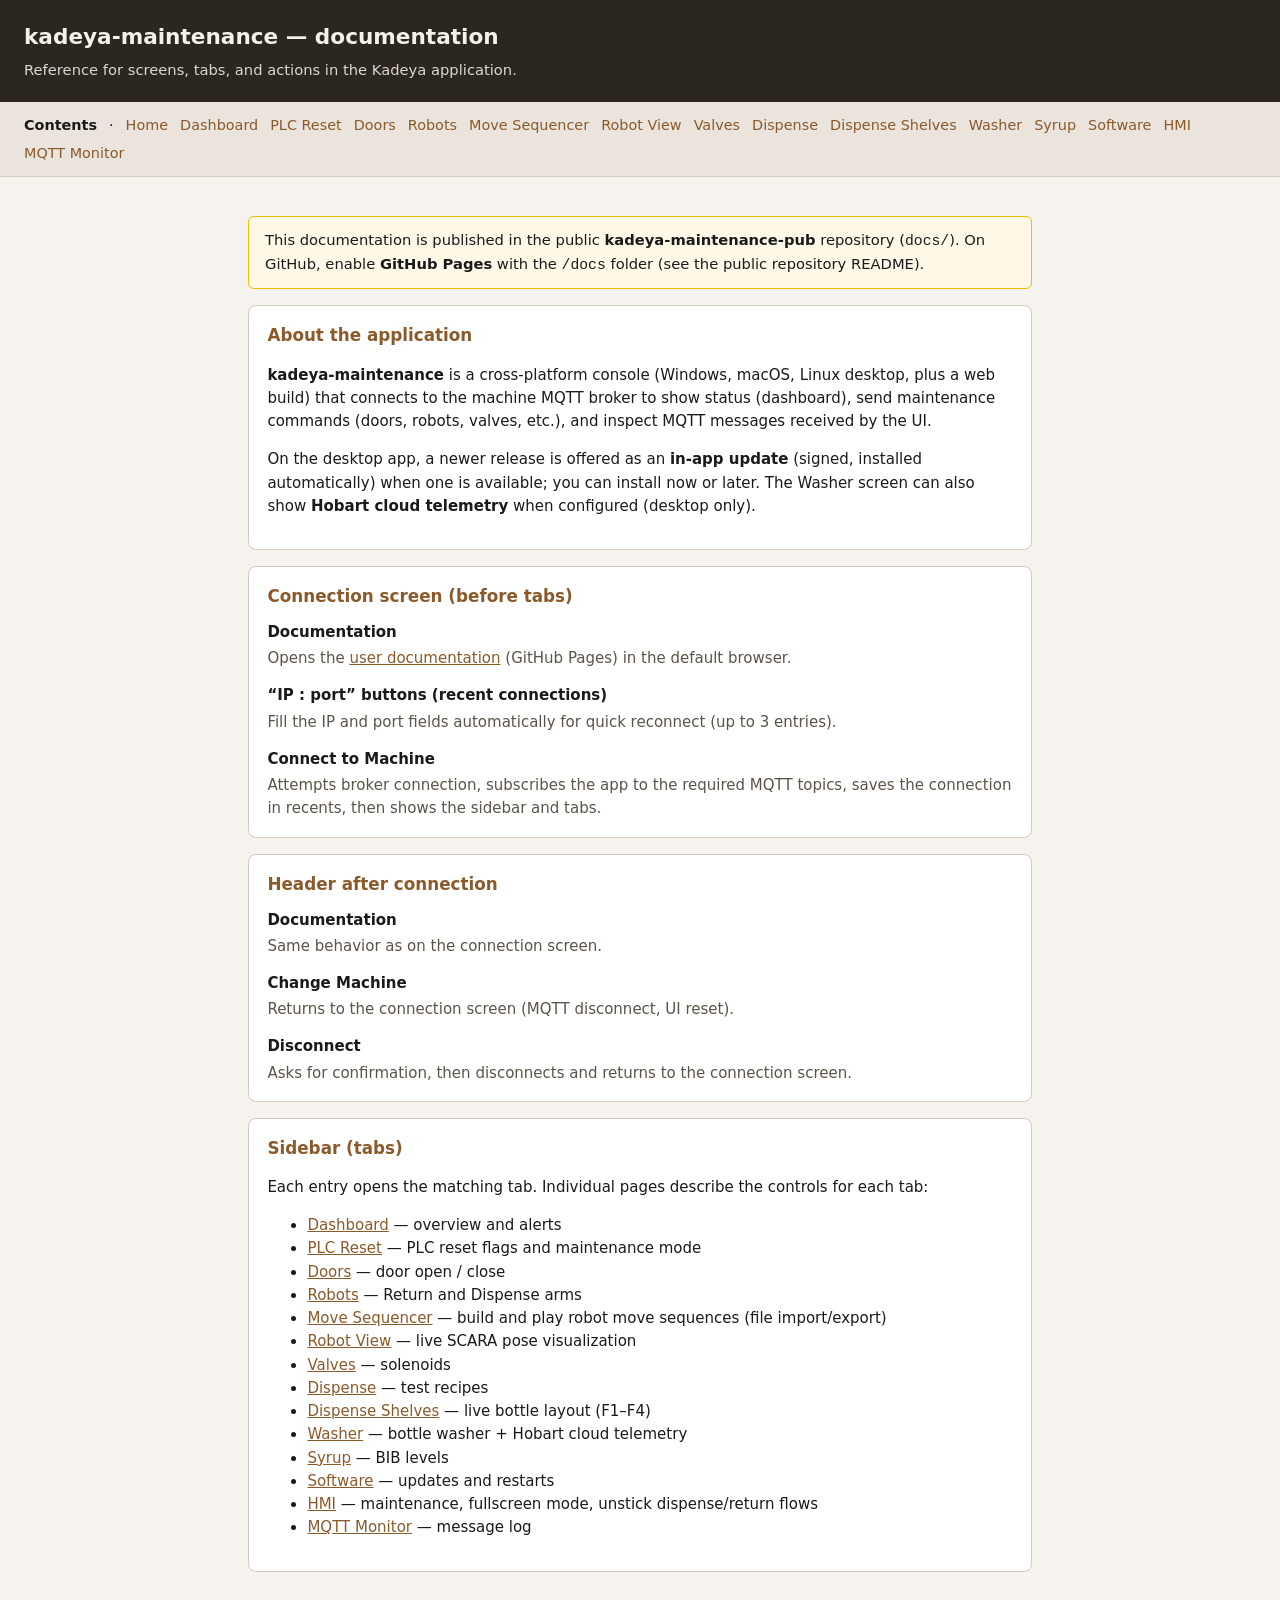
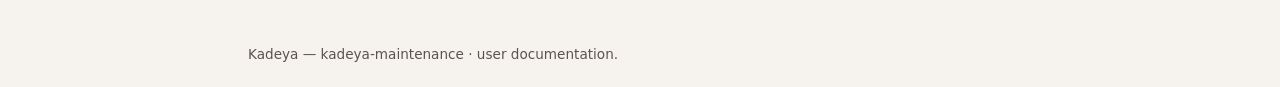
<file: docs/index.html>
<!DOCTYPE html>
<html lang="en">
<head>
  <meta charset="utf-8">
  <meta name="viewport" content="width=device-width, initial-scale=1">
  <title>Documentation — kadeya-maintenance</title>
  <link rel="stylesheet" href="style.css">
</head>
<body>
  <header class="doc-header">
    <h1>kadeya-maintenance — documentation</h1>
    <p>Reference for screens, tabs, and actions in the Kadeya application.</p>
  </header>
  <nav class="doc-nav" aria-label="Documentation navigation">
    <strong>Contents</strong>
    <span aria-hidden="true">·</span>
    <a href="index.html">Home</a>
    <a href="dashboard.html">Dashboard</a>
    <a href="plc-reset.html">PLC Reset</a>
    <a href="doors.html">Doors</a>
    <a href="robots.html">Robots</a>
    <a href="robot-sequencer.html">Move Sequencer</a>
    <a href="robot-view.html">Robot View</a>
    <a href="valves.html">Valves</a>
    <a href="dispense.html">Dispense</a>
    <a href="dispense-shelves.html">Dispense Shelves</a>
    <a href="washer.html">Washer</a>
    <a href="syrup.html">Syrup</a>
    <a href="software.html">Software</a>
    <a href="hmi.html">HMI</a>
    <a href="mqtt-monitor.html">MQTT Monitor</a>
  </nav>
  <main>
    <p class="note">
      This documentation is published in the public <strong>kadeya-maintenance-pub</strong> repository (<code>docs/</code>). On GitHub, enable <strong>GitHub Pages</strong> with the <code>/docs</code> folder (see the public repository README).
    </p>
    <section>
      <h2>About the application</h2>
      <p>
        <strong>kadeya-maintenance</strong> is a cross-platform console (Windows, macOS, Linux desktop, plus a web build) that connects to the machine MQTT broker to show status (dashboard), send maintenance commands (doors, robots, valves, etc.), and inspect MQTT messages received by the UI.
      </p>
      <p>
        On the desktop app, a newer release is offered as an <strong>in-app update</strong> (signed, installed automatically) when one is available; you can install now or later. The Washer screen can also show <strong>Hobart cloud telemetry</strong> when configured (desktop only).
      </p>
    </section>
    <section>
      <h2>Connection screen (before tabs)</h2>
      <dl class="button-list">
        <dt>Documentation</dt>
        <dd>Opens the <a href="https://kadeyaorg.github.io/kadeya-maintenance-pub/">user documentation</a> (GitHub Pages) in the default browser.</dd>
        <dt>“IP : port” buttons (recent connections)</dt>
        <dd>Fill the IP and port fields automatically for quick reconnect (up to 3 entries).</dd>
        <dt>Connect to Machine</dt>
        <dd>Attempts broker connection, subscribes the app to the required MQTT topics, saves the connection in recents, then shows the sidebar and tabs.</dd>
      </dl>
    </section>
    <section>
      <h2>Header after connection</h2>
      <dl class="button-list">
        <dt>Documentation</dt>
        <dd>Same behavior as on the connection screen.</dd>
        <dt>Change Machine</dt>
        <dd>Returns to the connection screen (MQTT disconnect, UI reset).</dd>
        <dt>Disconnect</dt>
        <dd>Asks for confirmation, then disconnects and returns to the connection screen.</dd>
      </dl>
    </section>
    <section>
      <h2>Sidebar (tabs)</h2>
      <p>Each entry opens the matching tab. Individual pages describe the controls for each tab:</p>
      <ul>
        <li><a href="dashboard.html">Dashboard</a> — overview and alerts</li>
        <li><a href="plc-reset.html">PLC Reset</a> — PLC reset flags and maintenance mode</li>
        <li><a href="doors.html">Doors</a> — door open / close</li>
        <li><a href="robots.html">Robots</a> — Return and Dispense arms</li>
        <li><a href="robot-sequencer.html">Move Sequencer</a> — build and play robot move sequences (file import/export)</li>
        <li><a href="robot-view.html">Robot View</a> — live SCARA pose visualization</li>
        <li><a href="valves.html">Valves</a> — solenoids</li>
        <li><a href="dispense.html">Dispense</a> — test recipes</li>
        <li><a href="dispense-shelves.html">Dispense Shelves</a> — live bottle layout (F1–F4)</li>
        <li><a href="washer.html">Washer</a> — bottle washer + Hobart cloud telemetry</li>
        <li><a href="syrup.html">Syrup</a> — BIB levels</li>
        <li><a href="software.html">Software</a> — updates and restarts</li>
        <li><a href="hmi.html">HMI</a> — maintenance, fullscreen mode, unstick dispense/return flows</li>
        <li><a href="mqtt-monitor.html">MQTT Monitor</a> — message log</li>
      </ul>
    </section>
  </main>
  <footer class="doc-footer">Kadeya — kadeya-maintenance · user documentation.</footer>
</body>
</html>
</file>
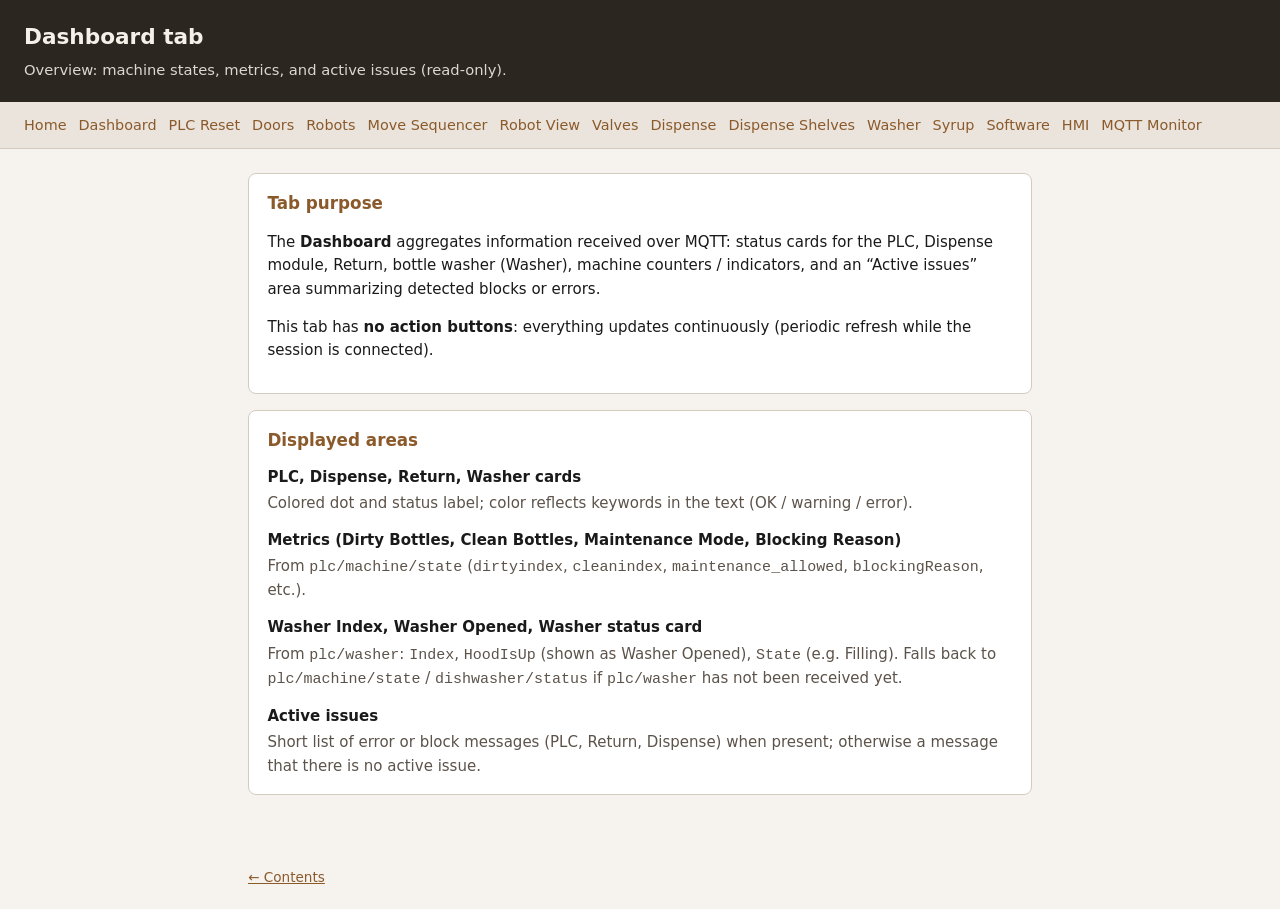
<file: docs/dashboard.html>
<!DOCTYPE html>
<html lang="en">
<head>
  <meta charset="utf-8">
  <meta name="viewport" content="width=device-width, initial-scale=1">
  <title>Dashboard — kadeya-maintenance</title>
  <link rel="stylesheet" href="style.css">
</head>
<body>
  <header class="doc-header">
    <h1>Dashboard tab</h1>
    <p>Overview: machine states, metrics, and active issues (read-only).</p>
  </header>
  <nav class="doc-nav" aria-label="Documentation navigation">
    <a href="index.html">Home</a>
    <a href="dashboard.html" aria-current="page">Dashboard</a>
    <a href="plc-reset.html">PLC Reset</a>
    <a href="doors.html">Doors</a>
    <a href="robots.html">Robots</a>
    <a href="robot-sequencer.html">Move Sequencer</a>
    <a href="robot-view.html">Robot View</a>
    <a href="valves.html">Valves</a>
    <a href="dispense.html">Dispense</a>
    <a href="dispense-shelves.html">Dispense Shelves</a>
    <a href="washer.html">Washer</a>
    <a href="syrup.html">Syrup</a>
    <a href="software.html">Software</a>
    <a href="hmi.html">HMI</a>
    <a href="mqtt-monitor.html">MQTT Monitor</a>
  </nav>
  <main>
    <section>
      <h2>Tab purpose</h2>
      <p>
        The <strong>Dashboard</strong> aggregates information received over MQTT: status cards for the PLC, Dispense module, Return, bottle washer (Washer), machine counters / indicators, and an “Active issues” area summarizing detected blocks or errors.
      </p>
      <p>This tab has <strong>no action buttons</strong>: everything updates continuously (periodic refresh while the session is connected).</p>
    </section>
    <section>
      <h2>Displayed areas</h2>
      <dl class="button-list">
        <dt>PLC, Dispense, Return, Washer cards</dt>
        <dd>Colored dot and status label; color reflects keywords in the text (OK / warning / error).</dd>
        <dt>Metrics (Dirty Bottles, Clean Bottles, Maintenance Mode, Blocking Reason)</dt>
        <dd>From <code>plc/machine/state</code> (<code>dirtyindex</code>, <code>cleanindex</code>, <code>maintenance_allowed</code>, <code>blockingReason</code>, etc.).</dd>
        <dt>Washer Index, Washer Opened, Washer status card</dt>
        <dd>From <code>plc/washer</code>: <code>Index</code>, <code>HoodIsUp</code> (shown as Washer Opened), <code>State</code> (e.g. Filling). Falls back to <code>plc/machine/state</code> / <code>dishwasher/status</code> if <code>plc/washer</code> has not been received yet.</dd>
        <dt>Active issues</dt>
        <dd>Short list of error or block messages (PLC, Return, Dispense) when present; otherwise a message that there is no active issue.</dd>
      </dl>
    </section>
  </main>
  <footer class="doc-footer"><a href="index.html">← Contents</a></footer>
</body>
</html>
</file>
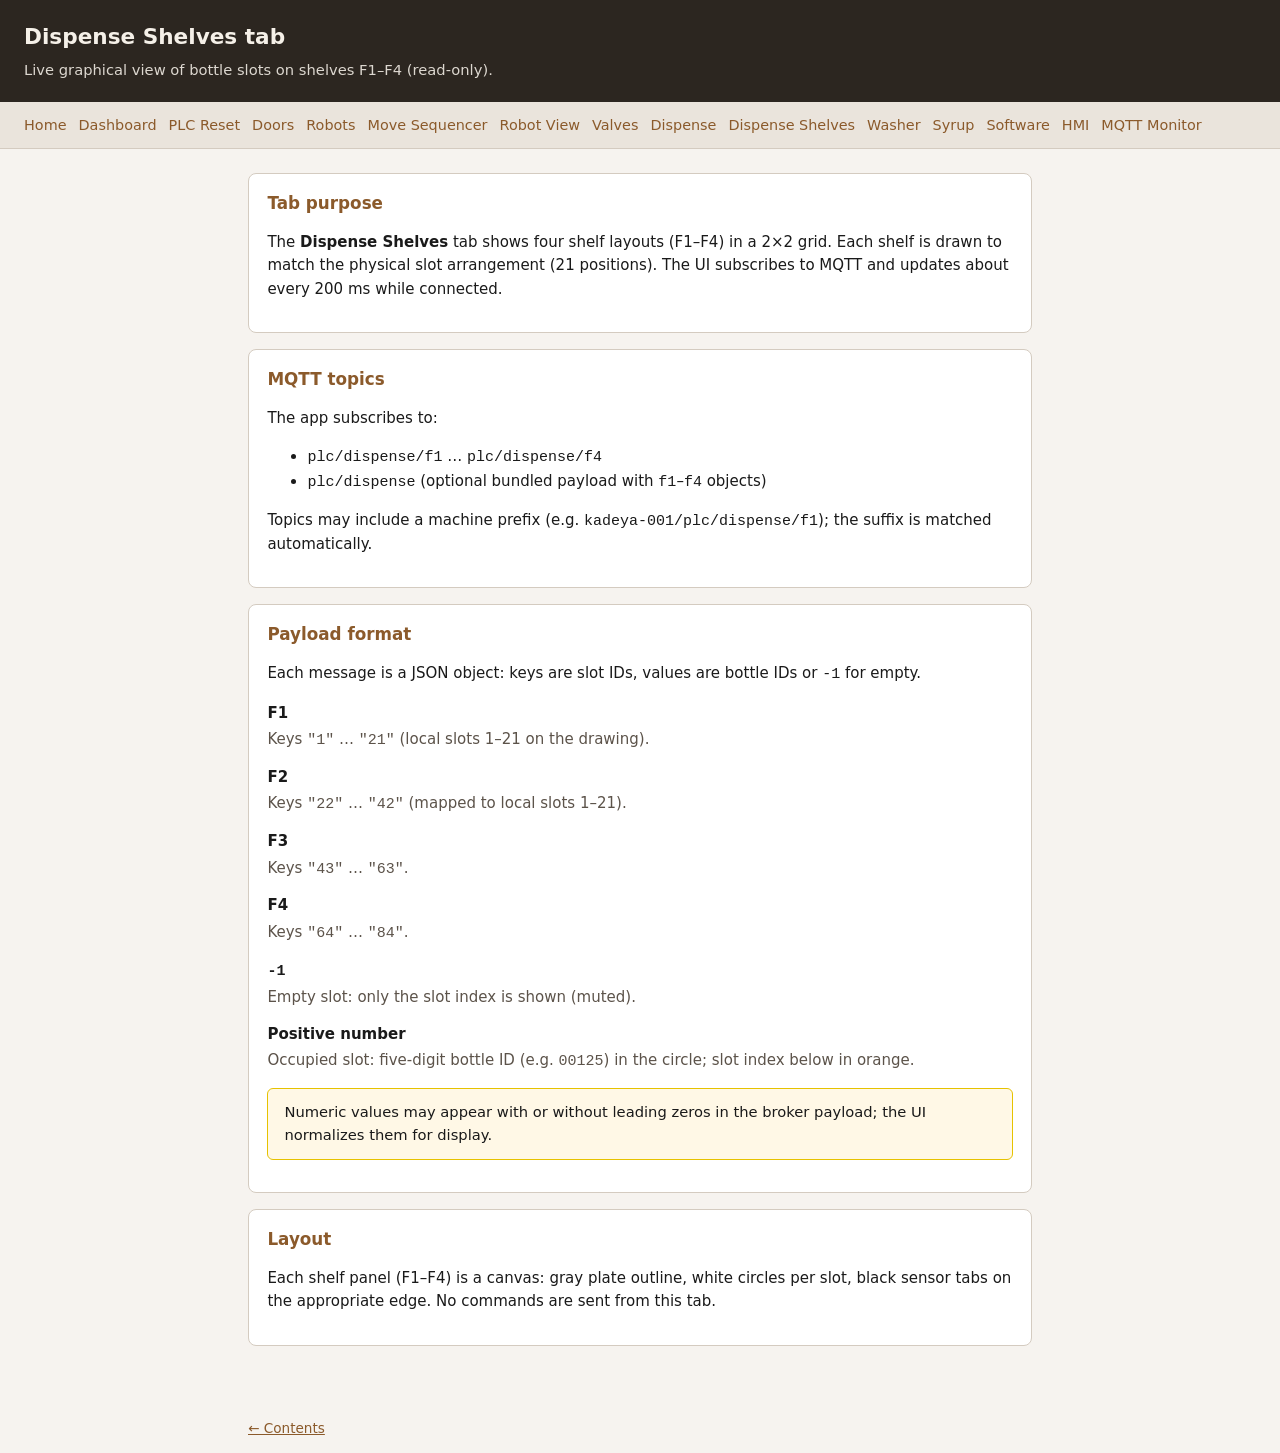
<file: docs/dispense-shelves.html>
<!DOCTYPE html>
<html lang="en">
<head>
  <meta charset="utf-8">
  <meta name="viewport" content="width=device-width, initial-scale=1">
  <title>Dispense Shelves — kadeya-maintenance</title>
  <link rel="stylesheet" href="style.css">
</head>
<body>
  <header class="doc-header">
    <h1>Dispense Shelves tab</h1>
    <p>Live graphical view of bottle slots on shelves F1–F4 (read-only).</p>
  </header>
  <nav class="doc-nav" aria-label="Documentation navigation">
    <a href="index.html">Home</a>
    <a href="dashboard.html">Dashboard</a>
    <a href="plc-reset.html">PLC Reset</a>
    <a href="doors.html">Doors</a>
    <a href="robots.html">Robots</a>
    <a href="robot-sequencer.html">Move Sequencer</a>
    <a href="robot-view.html">Robot View</a>
    <a href="valves.html">Valves</a>
    <a href="dispense.html">Dispense</a>
    <a href="dispense-shelves.html" aria-current="page">Dispense Shelves</a>
    <a href="washer.html">Washer</a>
    <a href="syrup.html">Syrup</a>
    <a href="software.html">Software</a>
    <a href="hmi.html">HMI</a>
    <a href="mqtt-monitor.html">MQTT Monitor</a>
  </nav>
  <main>
    <section>
      <h2>Tab purpose</h2>
      <p>
        The <strong>Dispense Shelves</strong> tab shows four shelf layouts (F1–F4) in a 2×2 grid. Each shelf is drawn to match the physical slot arrangement (21 positions). The UI subscribes to MQTT and updates about every 200&nbsp;ms while connected.
      </p>
    </section>
    <section>
      <h2>MQTT topics</h2>
      <p>The app subscribes to:</p>
      <ul>
        <li><code>plc/dispense/f1</code> … <code>plc/dispense/f4</code></li>
        <li><code>plc/dispense</code> (optional bundled payload with <code>f1</code>–<code>f4</code> objects)</li>
      </ul>
      <p>Topics may include a machine prefix (e.g. <code>kadeya-001/plc/dispense/f1</code>); the suffix is matched automatically.</p>
    </section>
    <section>
      <h2>Payload format</h2>
      <p>Each message is a JSON object: keys are slot IDs, values are bottle IDs or <code>-1</code> for empty.</p>
      <dl class="button-list">
        <dt>F1</dt>
        <dd>Keys <code>"1"</code> … <code>"21"</code> (local slots 1–21 on the drawing).</dd>
        <dt>F2</dt>
        <dd>Keys <code>"22"</code> … <code>"42"</code> (mapped to local slots 1–21).</dd>
        <dt>F3</dt>
        <dd>Keys <code>"43"</code> … <code>"63"</code>.</dd>
        <dt>F4</dt>
        <dd>Keys <code>"64"</code> … <code>"84"</code>.</dd>
        <dt><code>-1</code></dt>
        <dd>Empty slot: only the slot index is shown (muted).</dd>
        <dt>Positive number</dt>
        <dd>Occupied slot: five-digit bottle ID (e.g. <code>00125</code>) in the circle; slot index below in orange.</dd>
      </dl>
      <p class="note">Numeric values may appear with or without leading zeros in the broker payload; the UI normalizes them for display.</p>
    </section>
    <section>
      <h2>Layout</h2>
      <p>Each shelf panel (F1–F4) is a canvas: gray plate outline, white circles per slot, black sensor tabs on the appropriate edge. No commands are sent from this tab.</p>
    </section>
  </main>
  <footer class="doc-footer"><a href="index.html">← Contents</a></footer>
</body>
</html>
</file>
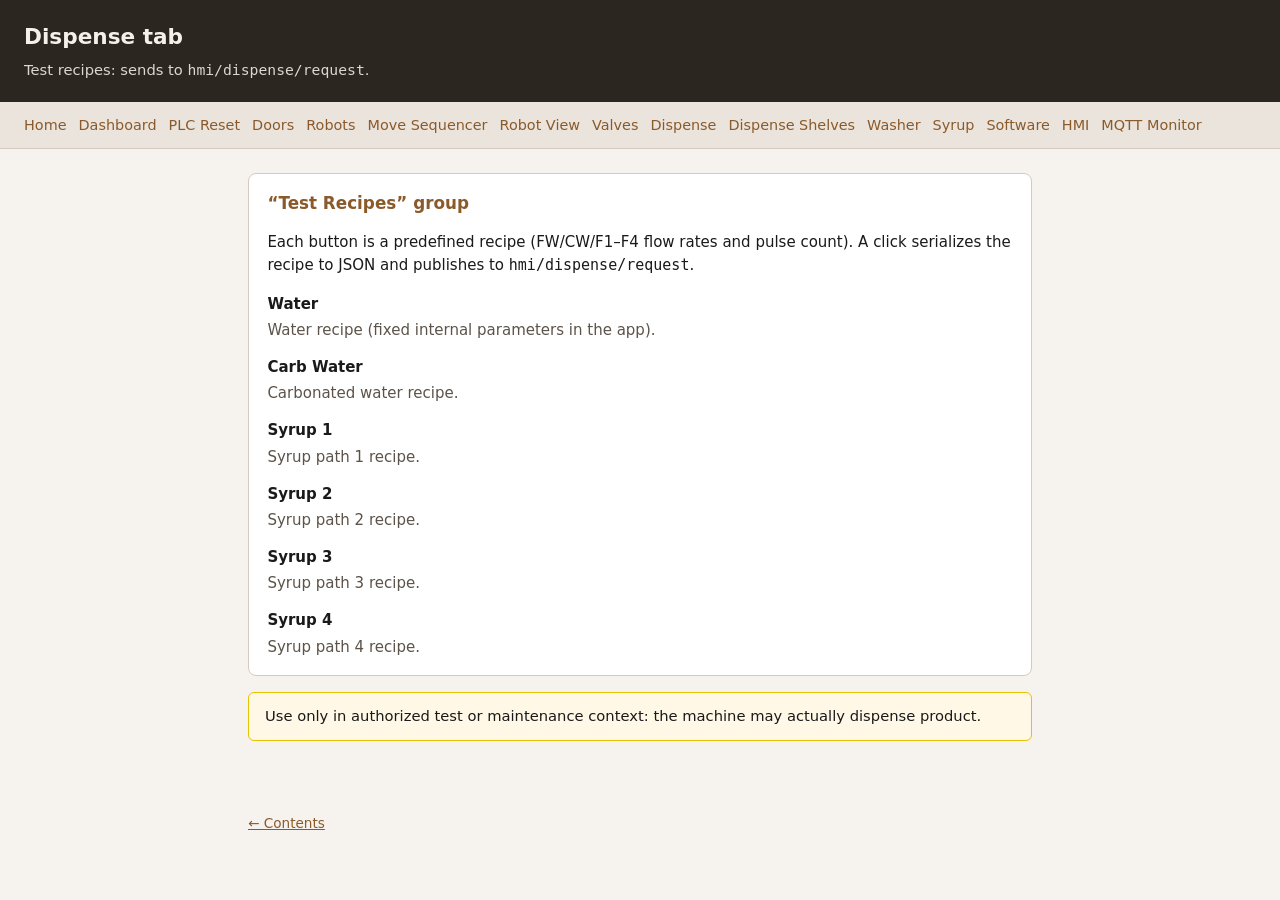
<file: docs/dispense.html>
<!DOCTYPE html>
<html lang="en">
<head>
  <meta charset="utf-8">
  <meta name="viewport" content="width=device-width, initial-scale=1">
  <title>Dispense — kadeya-maintenance</title>
  <link rel="stylesheet" href="style.css">
</head>
<body>
  <header class="doc-header">
    <h1>Dispense tab</h1>
    <p>Test recipes: sends to <code>hmi/dispense/request</code>.</p>
  </header>
  <nav class="doc-nav" aria-label="Documentation navigation">
    <a href="index.html">Home</a>
    <a href="dashboard.html">Dashboard</a>
    <a href="plc-reset.html">PLC Reset</a>
    <a href="doors.html">Doors</a>
    <a href="robots.html">Robots</a>
    <a href="robot-sequencer.html">Move Sequencer</a>
    <a href="robot-view.html">Robot View</a>
    <a href="valves.html">Valves</a>
    <a href="dispense.html" aria-current="page">Dispense</a>
    <a href="dispense-shelves.html">Dispense Shelves</a>
    <a href="washer.html">Washer</a>
    <a href="syrup.html">Syrup</a>
    <a href="software.html">Software</a>
    <a href="hmi.html">HMI</a>
    <a href="mqtt-monitor.html">MQTT Monitor</a>
  </nav>
  <main>
    <section>
      <h2>“Test Recipes” group</h2>
      <p>Each button is a predefined recipe (FW/CW/F1–F4 flow rates and pulse count). A click serializes the recipe to JSON and publishes to <code>hmi/dispense/request</code>.</p>
      <dl class="button-list">
        <dt>Water</dt>
        <dd>Water recipe (fixed internal parameters in the app).</dd>
        <dt>Carb Water</dt>
        <dd>Carbonated water recipe.</dd>
        <dt>Syrup 1</dt>
        <dd>Syrup path 1 recipe.</dd>
        <dt>Syrup 2</dt>
        <dd>Syrup path 2 recipe.</dd>
        <dt>Syrup 3</dt>
        <dd>Syrup path 3 recipe.</dd>
        <dt>Syrup 4</dt>
        <dd>Syrup path 4 recipe.</dd>
      </dl>
    </section>
    <p class="note">Use only in authorized test or maintenance context: the machine may actually dispense product.</p>
  </main>
  <footer class="doc-footer"><a href="index.html">← Contents</a></footer>
</body>
</html>
</file>
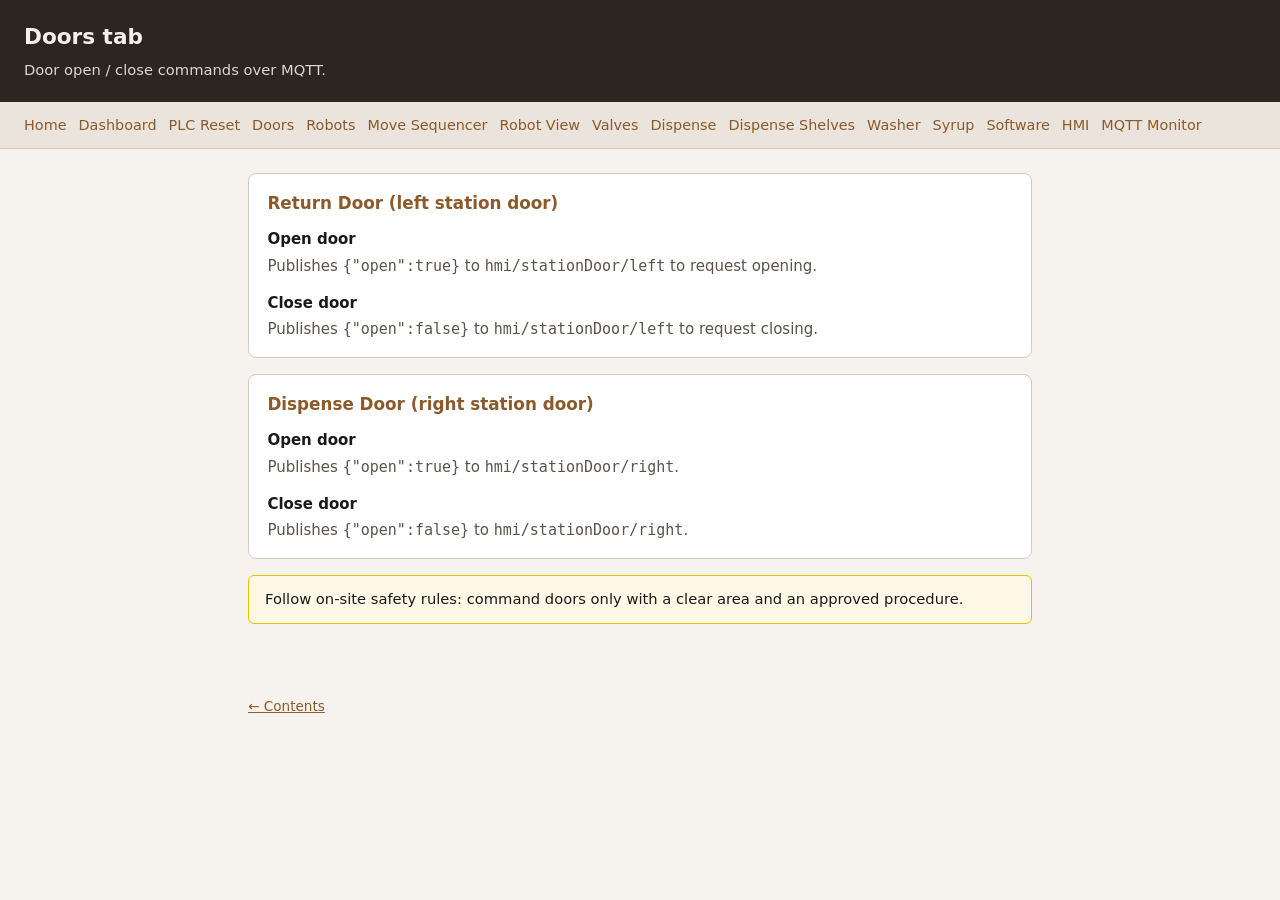
<file: docs/doors.html>
<!DOCTYPE html>
<html lang="en">
<head>
  <meta charset="utf-8">
  <meta name="viewport" content="width=device-width, initial-scale=1">
  <title>Doors — kadeya-maintenance</title>
  <link rel="stylesheet" href="style.css">
</head>
<body>
  <header class="doc-header">
    <h1>Doors tab</h1>
    <p>Door open / close commands over MQTT.</p>
  </header>
  <nav class="doc-nav" aria-label="Documentation navigation">
    <a href="index.html">Home</a>
    <a href="dashboard.html">Dashboard</a>
    <a href="plc-reset.html">PLC Reset</a>
    <a href="doors.html" aria-current="page">Doors</a>
    <a href="robots.html">Robots</a>
    <a href="robot-sequencer.html">Move Sequencer</a>
    <a href="robot-view.html">Robot View</a>
    <a href="valves.html">Valves</a>
    <a href="dispense.html">Dispense</a>
    <a href="dispense-shelves.html">Dispense Shelves</a>
    <a href="washer.html">Washer</a>
    <a href="syrup.html">Syrup</a>
    <a href="software.html">Software</a>
    <a href="hmi.html">HMI</a>
    <a href="mqtt-monitor.html">MQTT Monitor</a>
  </nav>
  <main>
    <section>
      <h2>Return Door (left station door)</h2>
      <dl class="button-list">
        <dt>Open door</dt>
        <dd>Publishes <code>{"open":true}</code> to <code>hmi/stationDoor/left</code> to request opening.</dd>
        <dt>Close door</dt>
        <dd>Publishes <code>{"open":false}</code> to <code>hmi/stationDoor/left</code> to request closing.</dd>
      </dl>
    </section>
    <section>
      <h2>Dispense Door (right station door)</h2>
      <dl class="button-list">
        <dt>Open door</dt>
        <dd>Publishes <code>{"open":true}</code> to <code>hmi/stationDoor/right</code>.</dd>
        <dt>Close door</dt>
        <dd>Publishes <code>{"open":false}</code> to <code>hmi/stationDoor/right</code>.</dd>
      </dl>
    </section>
    <p class="note">Follow on-site safety rules: command doors only with a clear area and an approved procedure.</p>
  </main>
  <footer class="doc-footer"><a href="index.html">← Contents</a></footer>
</body>
</html>
</file>
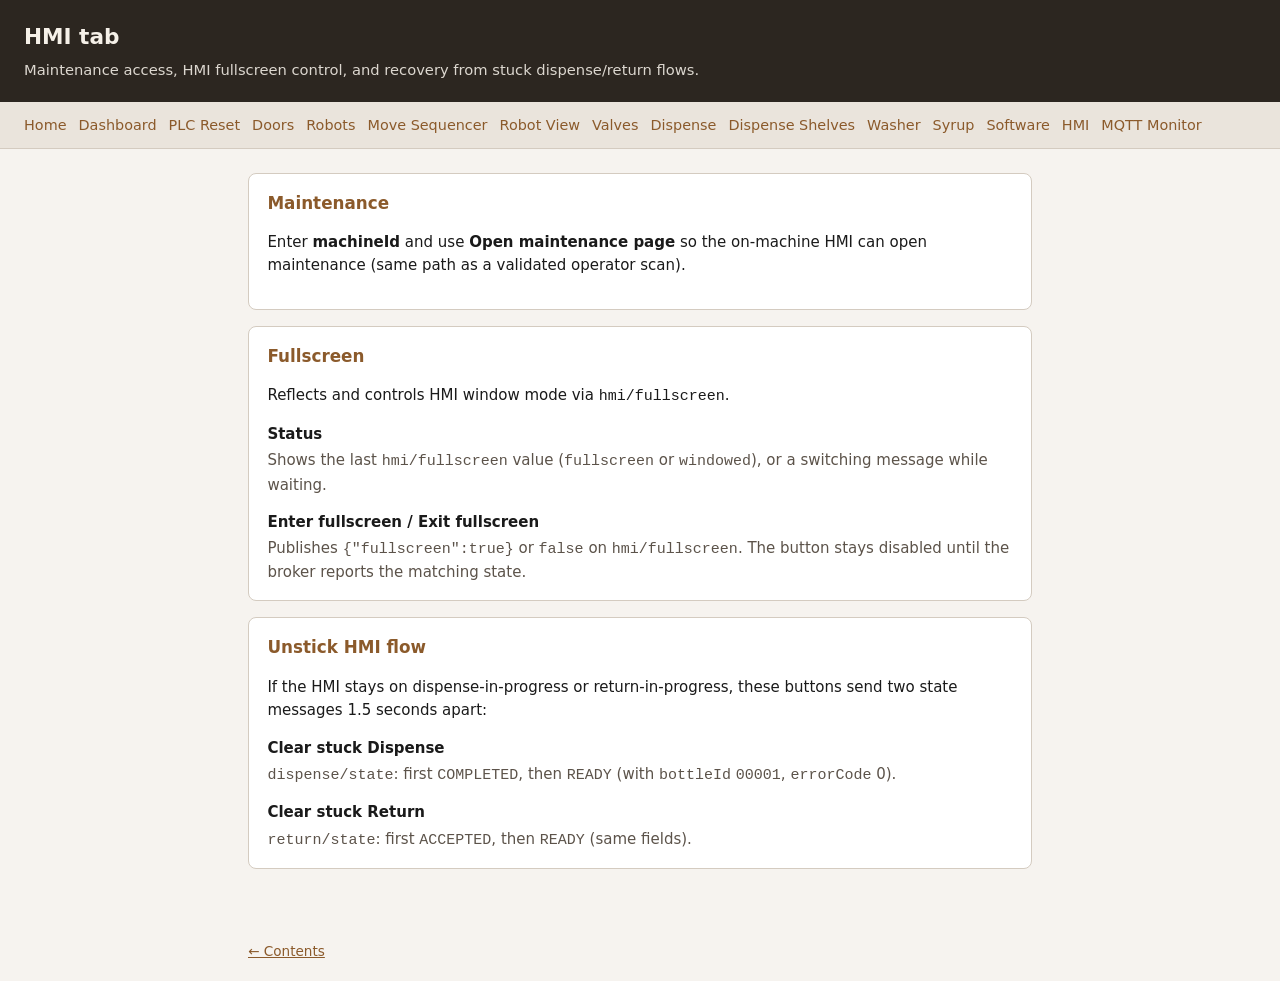
<file: docs/hmi.html>
<!DOCTYPE html>
<html lang="en">
<head>
  <meta charset="utf-8">
  <meta name="viewport" content="width=device-width, initial-scale=1">
  <title>HMI — kadeya-maintenance</title>
  <link rel="stylesheet" href="style.css">
</head>
<body>
  <header class="doc-header">
    <h1>HMI tab</h1>
    <p>Maintenance access, HMI fullscreen control, and recovery from stuck dispense/return flows.</p>
  </header>
  <nav class="doc-nav" aria-label="Documentation navigation">
    <a href="index.html">Home</a>
    <a href="dashboard.html">Dashboard</a>
    <a href="plc-reset.html">PLC Reset</a>
    <a href="doors.html">Doors</a>
    <a href="robots.html">Robots</a>
    <a href="robot-sequencer.html">Move Sequencer</a>
    <a href="robot-view.html">Robot View</a>
    <a href="valves.html">Valves</a>
    <a href="dispense.html">Dispense</a>
    <a href="dispense-shelves.html">Dispense Shelves</a>
    <a href="washer.html">Washer</a>
    <a href="syrup.html">Syrup</a>
    <a href="software.html">Software</a>
    <a href="hmi.html" aria-current="page">HMI</a>
    <a href="mqtt-monitor.html">MQTT Monitor</a>
  </nav>
  <main>
    <section>
      <h2>Maintenance</h2>
      <p>Enter <strong>machineId</strong> and use <strong>Open maintenance page</strong> so the on-machine HMI can open maintenance (same path as a validated operator scan).</p>
    </section>
    <section>
      <h2>Fullscreen</h2>
      <p>Reflects and controls HMI window mode via <code>hmi/fullscreen</code>.</p>
      <dl class="button-list">
        <dt>Status</dt>
        <dd>Shows the last <code>hmi/fullscreen</code> value (<code>fullscreen</code> or <code>windowed</code>), or a switching message while waiting.</dd>
        <dt>Enter fullscreen / Exit fullscreen</dt>
        <dd>Publishes <code>{"fullscreen":true}</code> or <code>false</code> on <code>hmi/fullscreen</code>. The button stays disabled until the broker reports the matching state.</dd>
      </dl>
    </section>
    <section>
      <h2>Unstick HMI flow</h2>
      <p>If the HMI stays on dispense-in-progress or return-in-progress, these buttons send two state messages 1.5 seconds apart:</p>
      <dl class="button-list">
        <dt>Clear stuck Dispense</dt>
        <dd><code>dispense/state</code>: first <code>COMPLETED</code>, then <code>READY</code> (with <code>bottleId</code> <code>00001</code>, <code>errorCode</code> 0).</dd>
        <dt>Clear stuck Return</dt>
        <dd><code>return/state</code>: first <code>ACCEPTED</code>, then <code>READY</code> (same fields).</dd>
      </dl>
    </section>
  </main>
  <footer class="doc-footer"><a href="index.html">← Contents</a></footer>
</body>
</html>
</file>
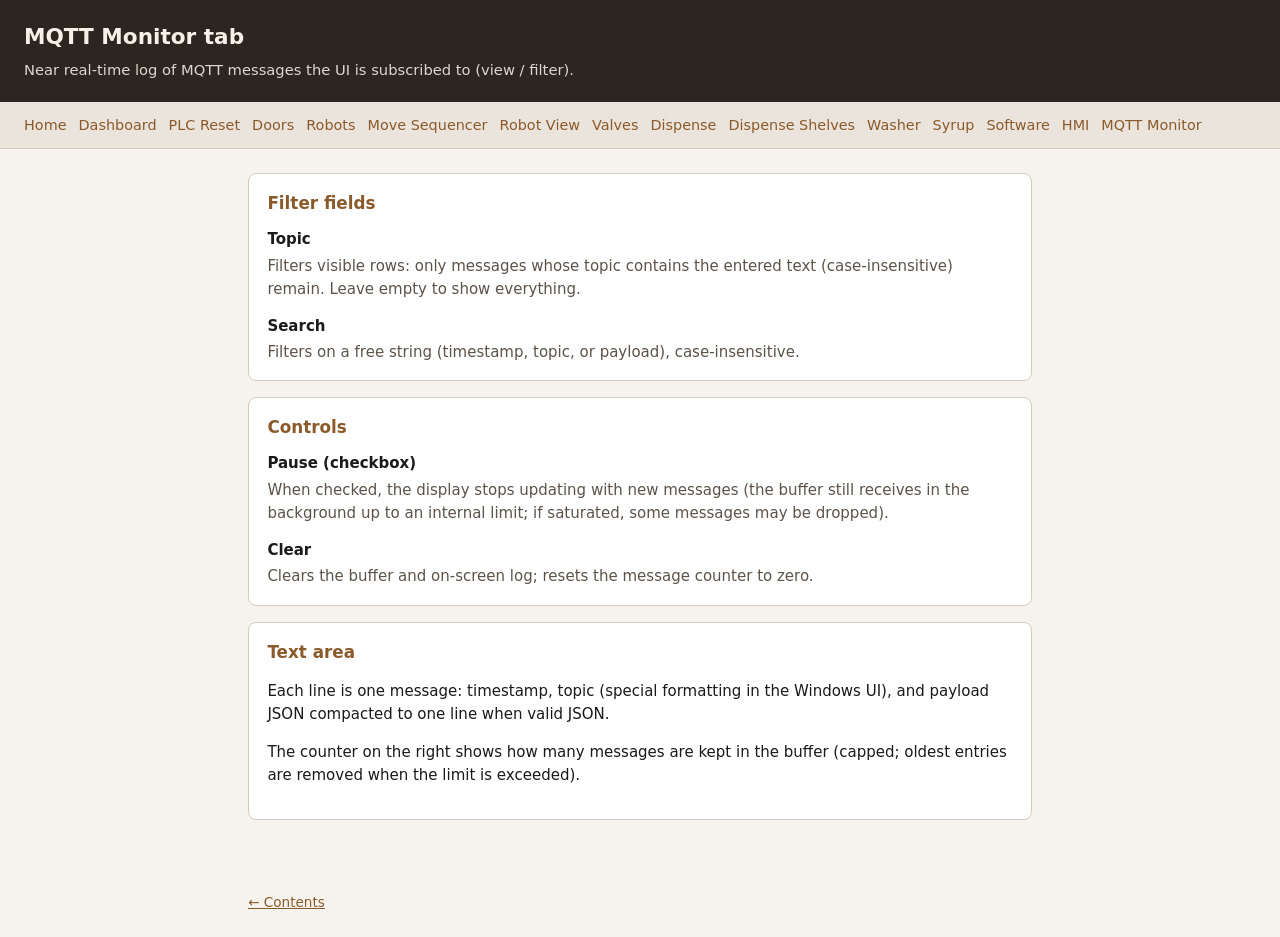
<file: docs/mqtt-monitor.html>
<!DOCTYPE html>
<html lang="en">
<head>
  <meta charset="utf-8">
  <meta name="viewport" content="width=device-width, initial-scale=1">
  <title>MQTT Monitor — kadeya-maintenance</title>
  <link rel="stylesheet" href="style.css">
</head>
<body>
  <header class="doc-header">
    <h1>MQTT Monitor tab</h1>
    <p>Near real-time log of MQTT messages the UI is subscribed to (view / filter).</p>
  </header>
  <nav class="doc-nav" aria-label="Documentation navigation">
    <a href="index.html">Home</a>
    <a href="dashboard.html">Dashboard</a>
    <a href="plc-reset.html">PLC Reset</a>
    <a href="doors.html">Doors</a>
    <a href="robots.html">Robots</a>
    <a href="robot-sequencer.html">Move Sequencer</a>
    <a href="robot-view.html">Robot View</a>
    <a href="valves.html">Valves</a>
    <a href="dispense.html">Dispense</a>
    <a href="dispense-shelves.html">Dispense Shelves</a>
    <a href="washer.html">Washer</a>
    <a href="syrup.html">Syrup</a>
    <a href="software.html">Software</a>
    <a href="hmi.html">HMI</a>
    <a href="mqtt-monitor.html" aria-current="page">MQTT Monitor</a>
  </nav>
  <main>
    <section>
      <h2>Filter fields</h2>
      <dl class="button-list">
        <dt>Topic</dt>
        <dd>Filters visible rows: only messages whose topic contains the entered text (case-insensitive) remain. Leave empty to show everything.</dd>
        <dt>Search</dt>
        <dd>Filters on a free string (timestamp, topic, or payload), case-insensitive.</dd>
      </dl>
    </section>
    <section>
      <h2>Controls</h2>
      <dl class="button-list">
        <dt>Pause (checkbox)</dt>
        <dd>When checked, the display stops updating with new messages (the buffer still receives in the background up to an internal limit; if saturated, some messages may be dropped).</dd>
        <dt>Clear</dt>
        <dd>Clears the buffer and on-screen log; resets the message counter to zero.</dd>
      </dl>
    </section>
    <section>
      <h2>Text area</h2>
      <p>Each line is one message: timestamp, topic (special formatting in the Windows UI), and payload JSON compacted to one line when valid JSON.</p>
      <p>The counter on the right shows how many messages are kept in the buffer (capped; oldest entries are removed when the limit is exceeded).</p>
    </section>
  </main>
  <footer class="doc-footer"><a href="index.html">← Contents</a></footer>
</body>
</html>
</file>
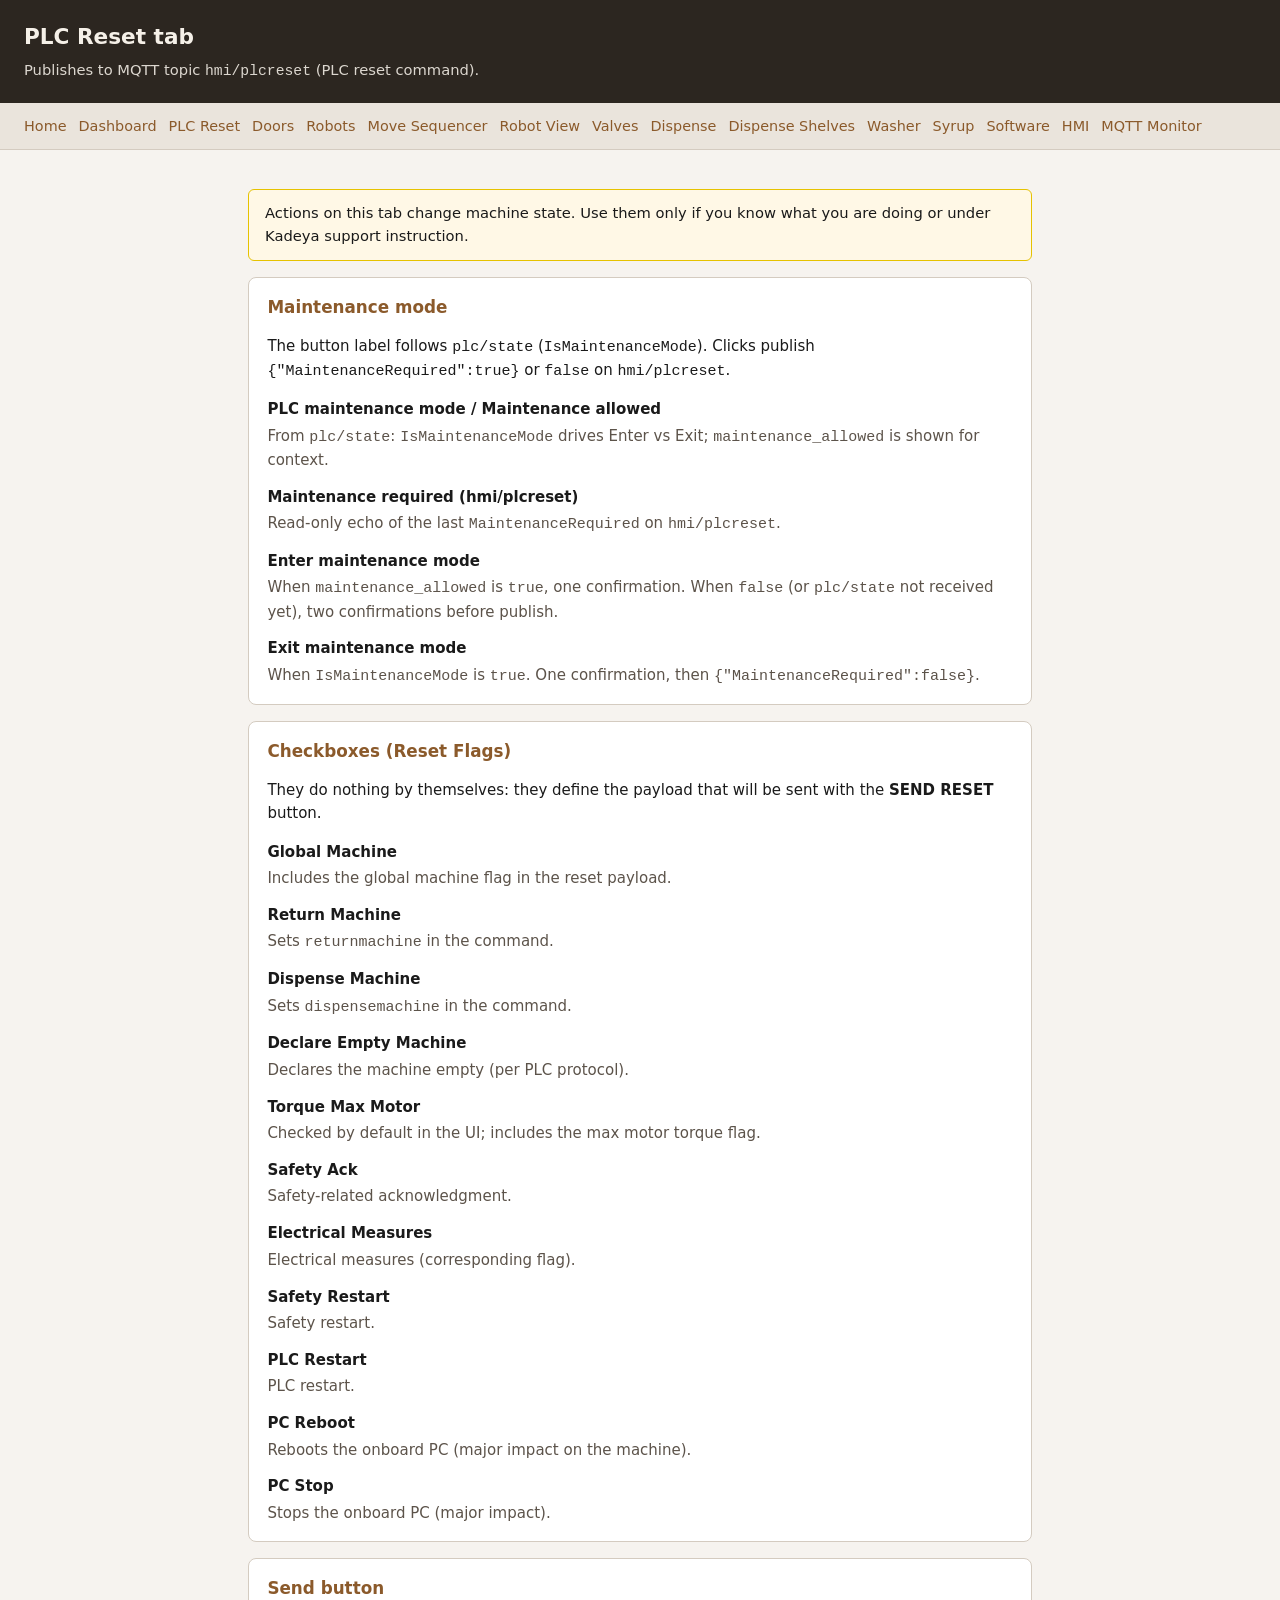
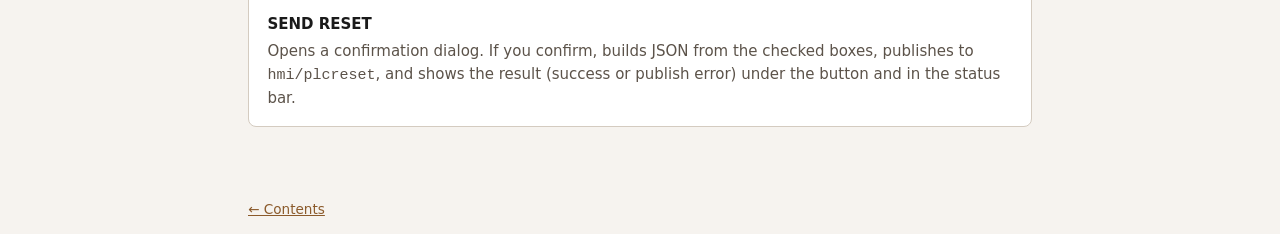
<file: docs/plc-reset.html>
<!DOCTYPE html>
<html lang="en">
<head>
  <meta charset="utf-8">
  <meta name="viewport" content="width=device-width, initial-scale=1">
  <title>PLC Reset — kadeya-maintenance</title>
  <link rel="stylesheet" href="style.css">
</head>
<body>
  <header class="doc-header">
    <h1>PLC Reset tab</h1>
    <p>Publishes to MQTT topic <code>hmi/plcreset</code> (PLC reset command).</p>
  </header>
  <nav class="doc-nav" aria-label="Documentation navigation">
    <a href="index.html">Home</a>
    <a href="dashboard.html">Dashboard</a>
    <a href="plc-reset.html" aria-current="page">PLC Reset</a>
    <a href="doors.html">Doors</a>
    <a href="robots.html">Robots</a>
    <a href="robot-sequencer.html">Move Sequencer</a>
    <a href="robot-view.html">Robot View</a>
    <a href="valves.html">Valves</a>
    <a href="dispense.html">Dispense</a>
    <a href="dispense-shelves.html">Dispense Shelves</a>
    <a href="washer.html">Washer</a>
    <a href="syrup.html">Syrup</a>
    <a href="software.html">Software</a>
    <a href="hmi.html">HMI</a>
    <a href="mqtt-monitor.html">MQTT Monitor</a>
  </nav>
  <main>
    <p class="note">Actions on this tab change machine state. Use them only if you know what you are doing or under Kadeya support instruction.</p>
    <section>
      <h2>Maintenance mode</h2>
      <p>
        The button label follows <code>plc/state</code> (<code>IsMaintenanceMode</code>).
        Clicks publish <code>{"MaintenanceRequired":true}</code> or <code>false</code> on <code>hmi/plcreset</code>.
      </p>
      <dl class="button-list">
        <dt>PLC maintenance mode / Maintenance allowed</dt>
        <dd>From <code>plc/state</code>: <code>IsMaintenanceMode</code> drives Enter vs Exit; <code>maintenance_allowed</code> is shown for context.</dd>
        <dt>Maintenance required (hmi/plcreset)</dt>
        <dd>Read-only echo of the last <code>MaintenanceRequired</code> on <code>hmi/plcreset</code>.</dd>
        <dt>Enter maintenance mode</dt>
        <dd>When <code>maintenance_allowed</code> is <code>true</code>, one confirmation. When <code>false</code> (or <code>plc/state</code> not received yet), two confirmations before publish.</dd>
        <dt>Exit maintenance mode</dt>
        <dd>When <code>IsMaintenanceMode</code> is <code>true</code>. One confirmation, then <code>{"MaintenanceRequired":false}</code>.</dd>
      </dl>
    </section>
    <section>
      <h2>Checkboxes (Reset Flags)</h2>
      <p>They do nothing by themselves: they define the payload that will be sent with the <strong>SEND RESET</strong> button.</p>
      <dl class="button-list">
        <dt>Global Machine</dt>
        <dd>Includes the global machine flag in the reset payload.</dd>
        <dt>Return Machine</dt>
        <dd>Sets <code>returnmachine</code> in the command.</dd>
        <dt>Dispense Machine</dt>
        <dd>Sets <code>dispensemachine</code> in the command.</dd>
        <dt>Declare Empty Machine</dt>
        <dd>Declares the machine empty (per PLC protocol).</dd>
        <dt>Torque Max Motor</dt>
        <dd>Checked by default in the UI; includes the max motor torque flag.</dd>
        <dt>Safety Ack</dt>
        <dd>Safety-related acknowledgment.</dd>
        <dt>Electrical Measures</dt>
        <dd>Electrical measures (corresponding flag).</dd>
        <dt>Safety Restart</dt>
        <dd>Safety restart.</dd>
        <dt>PLC Restart</dt>
        <dd>PLC restart.</dd>
        <dt>PC Reboot</dt>
        <dd>Reboots the onboard PC (major impact on the machine).</dd>
        <dt>PC Stop</dt>
        <dd>Stops the onboard PC (major impact).</dd>
      </dl>
    </section>
    <section>
      <h2>Send button</h2>
      <dl class="button-list">
        <dt>SEND RESET</dt>
        <dd>Opens a confirmation dialog. If you confirm, builds JSON from the checked boxes, publishes to <code>hmi/plcreset</code>, and shows the result (success or publish error) under the button and in the status bar.</dd>
      </dl>
    </section>
  </main>
  <footer class="doc-footer"><a href="index.html">← Contents</a></footer>
</body>
</html>
</file>
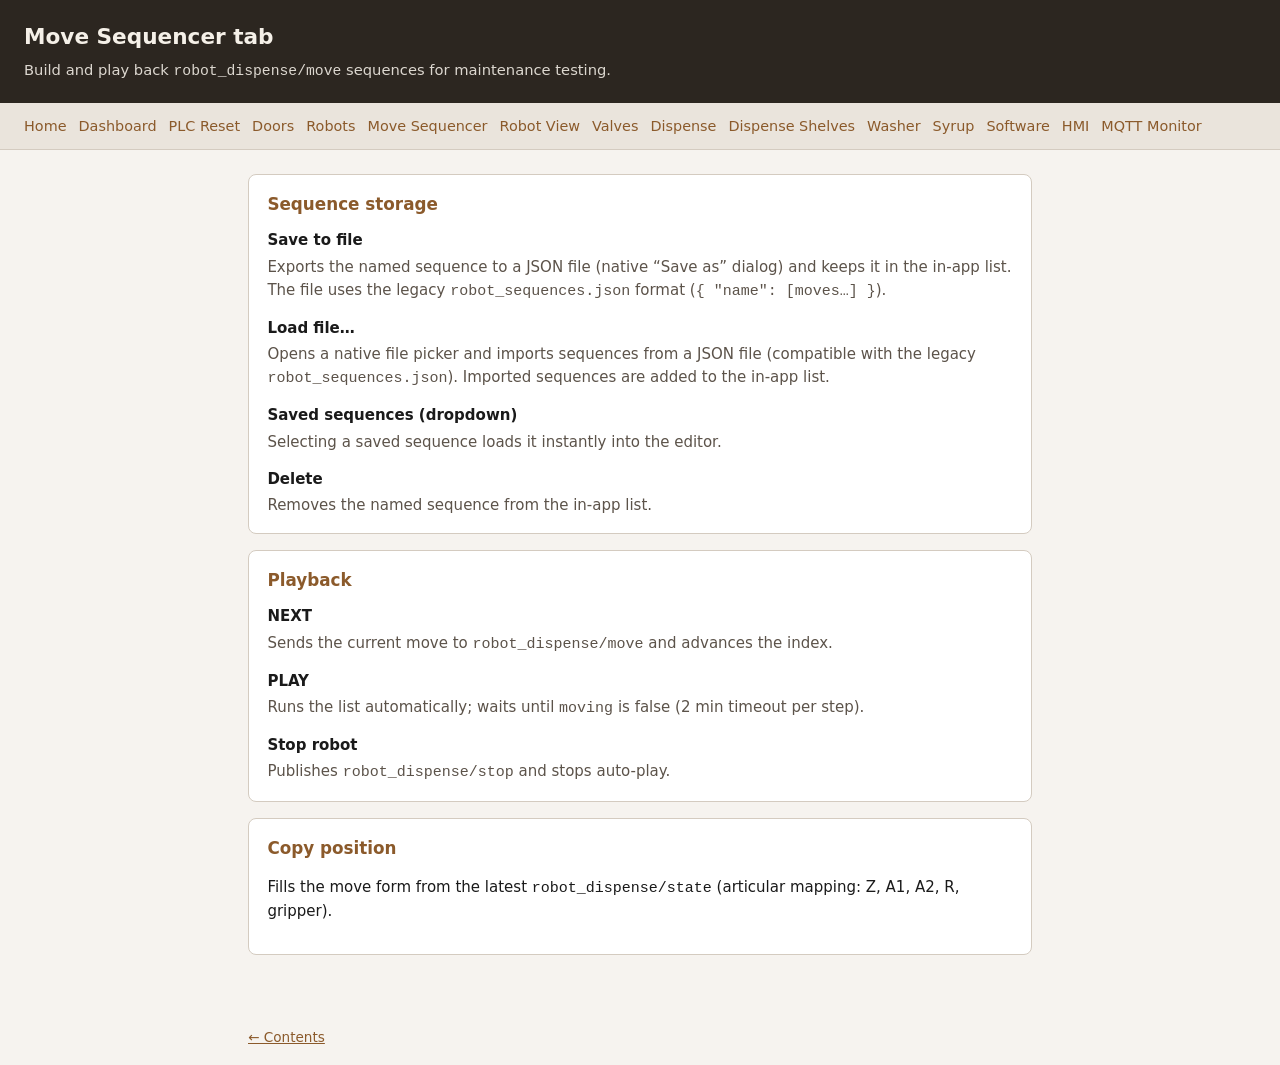
<file: docs/robot-sequencer.html>
<!DOCTYPE html>
<html lang="en">
<head>
  <meta charset="utf-8">
  <meta name="viewport" content="width=device-width, initial-scale=1">
  <title>Move Sequencer — kadeya-maintenance</title>
  <link rel="stylesheet" href="style.css">
</head>
<body>
  <header class="doc-header">
    <h1>Move Sequencer tab</h1>
    <p>Build and play back <code>robot_dispense/move</code> sequences for maintenance testing.</p>
  </header>
  <nav class="doc-nav" aria-label="Documentation navigation">
    <a href="index.html">Home</a>
    <a href="dashboard.html">Dashboard</a>
    <a href="plc-reset.html">PLC Reset</a>
    <a href="doors.html">Doors</a>
    <a href="robots.html">Robots</a>
    <a href="robot-sequencer.html" aria-current="page">Move Sequencer</a>
    <a href="robot-view.html">Robot View</a>
    <a href="valves.html">Valves</a>
    <a href="dispense.html">Dispense</a>
    <a href="dispense-shelves.html">Dispense Shelves</a>
    <a href="washer.html">Washer</a>
    <a href="syrup.html">Syrup</a>
    <a href="software.html">Software</a>
    <a href="hmi.html">HMI</a>
    <a href="mqtt-monitor.html">MQTT Monitor</a>
  </nav>
  <main>
    <section>
      <h2>Sequence storage</h2>
      <dl class="button-list">
        <dt>Save to file</dt>
        <dd>Exports the named sequence to a JSON file (native &ldquo;Save as&rdquo; dialog) and keeps it in the in-app list. The file uses the legacy <code>robot_sequences.json</code> format (<code>{ "name": [moves…] }</code>).</dd>
        <dt>Load file…</dt>
        <dd>Opens a native file picker and imports sequences from a JSON file (compatible with the legacy <code>robot_sequences.json</code>). Imported sequences are added to the in-app list.</dd>
        <dt>Saved sequences (dropdown)</dt>
        <dd>Selecting a saved sequence loads it instantly into the editor.</dd>
        <dt>Delete</dt>
        <dd>Removes the named sequence from the in-app list.</dd>
      </dl>
    </section>
    <section>
      <h2>Playback</h2>
      <dl class="button-list">
        <dt>NEXT</dt>
        <dd>Sends the current move to <code>robot_dispense/move</code> and advances the index.</dd>
        <dt>PLAY</dt>
        <dd>Runs the list automatically; waits until <code>moving</code> is false (2 min timeout per step).</dd>
        <dt>Stop robot</dt>
        <dd>Publishes <code>robot_dispense/stop</code> and stops auto-play.</dd>
      </dl>
    </section>
    <section>
      <h2>Copy position</h2>
      <p>Fills the move form from the latest <code>robot_dispense/state</code> (articular mapping: Z, A1, A2, R, gripper).</p>
    </section>
  </main>
  <footer class="doc-footer"><a href="index.html">← Contents</a></footer>
</body>
</html>
</file>
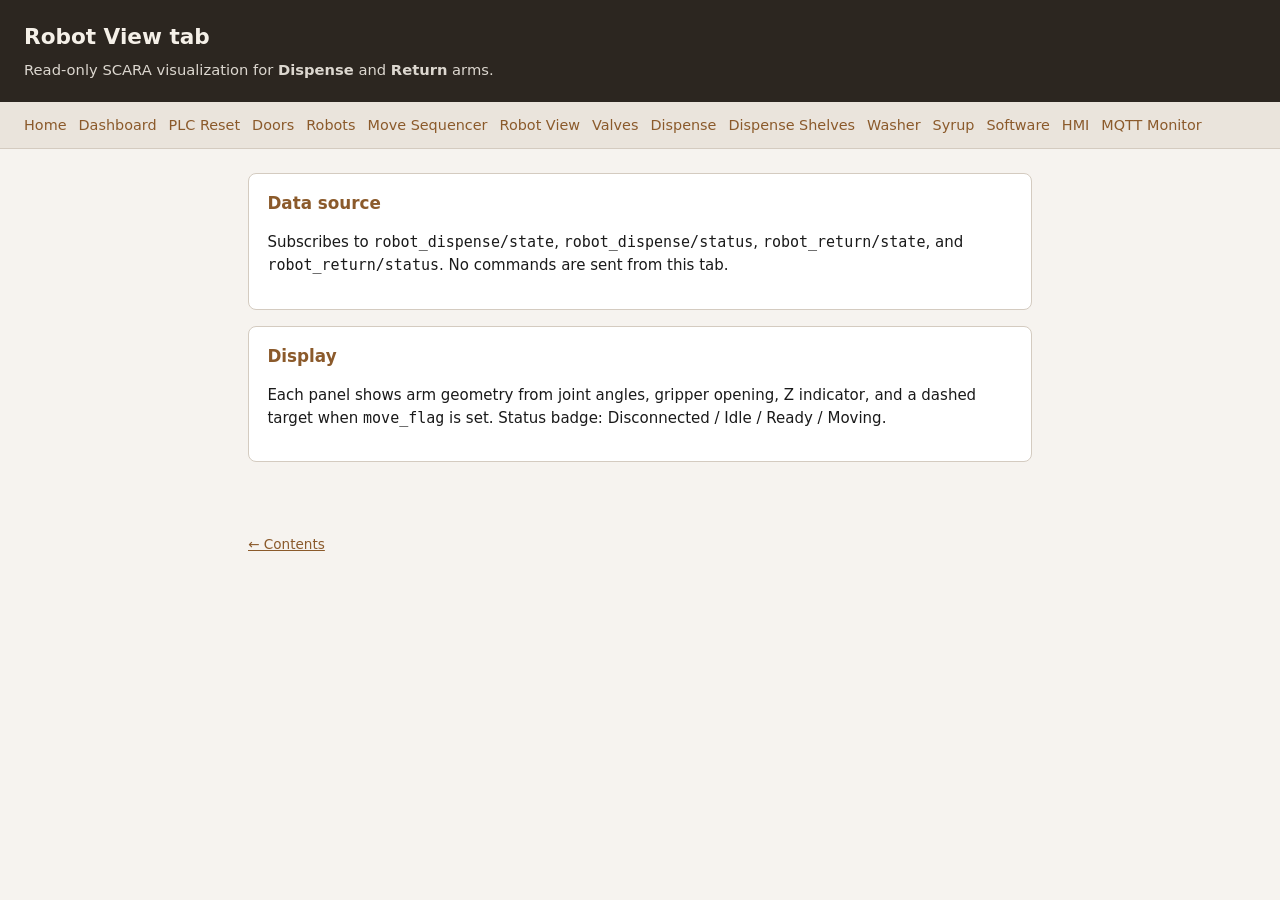
<file: docs/robot-view.html>
<!DOCTYPE html>
<html lang="en">
<head>
  <meta charset="utf-8">
  <meta name="viewport" content="width=device-width, initial-scale=1">
  <title>Robot View — kadeya-maintenance</title>
  <link rel="stylesheet" href="style.css">
</head>
<body>
  <header class="doc-header">
    <h1>Robot View tab</h1>
    <p>Read-only SCARA visualization for <strong>Dispense</strong> and <strong>Return</strong> arms.</p>
  </header>
  <nav class="doc-nav" aria-label="Documentation navigation">
    <a href="index.html">Home</a>
    <a href="dashboard.html">Dashboard</a>
    <a href="plc-reset.html">PLC Reset</a>
    <a href="doors.html">Doors</a>
    <a href="robots.html">Robots</a>
    <a href="robot-sequencer.html">Move Sequencer</a>
    <a href="robot-view.html" aria-current="page">Robot View</a>
    <a href="valves.html">Valves</a>
    <a href="dispense.html">Dispense</a>
    <a href="dispense-shelves.html">Dispense Shelves</a>
    <a href="washer.html">Washer</a>
    <a href="syrup.html">Syrup</a>
    <a href="software.html">Software</a>
    <a href="hmi.html">HMI</a>
    <a href="mqtt-monitor.html">MQTT Monitor</a>
  </nav>
  <main>
    <section>
      <h2>Data source</h2>
      <p>Subscribes to <code>robot_dispense/state</code>, <code>robot_dispense/status</code>, <code>robot_return/state</code>, and <code>robot_return/status</code>. No commands are sent from this tab.</p>
    </section>
    <section>
      <h2>Display</h2>
      <p>Each panel shows arm geometry from joint angles, gripper opening, Z indicator, and a dashed target when <code>move_flag</code> is set. Status badge: Disconnected / Idle / Ready / Moving.</p>
    </section>
  </main>
  <footer class="doc-footer"><a href="index.html">← Contents</a></footer>
</body>
</html>
</file>
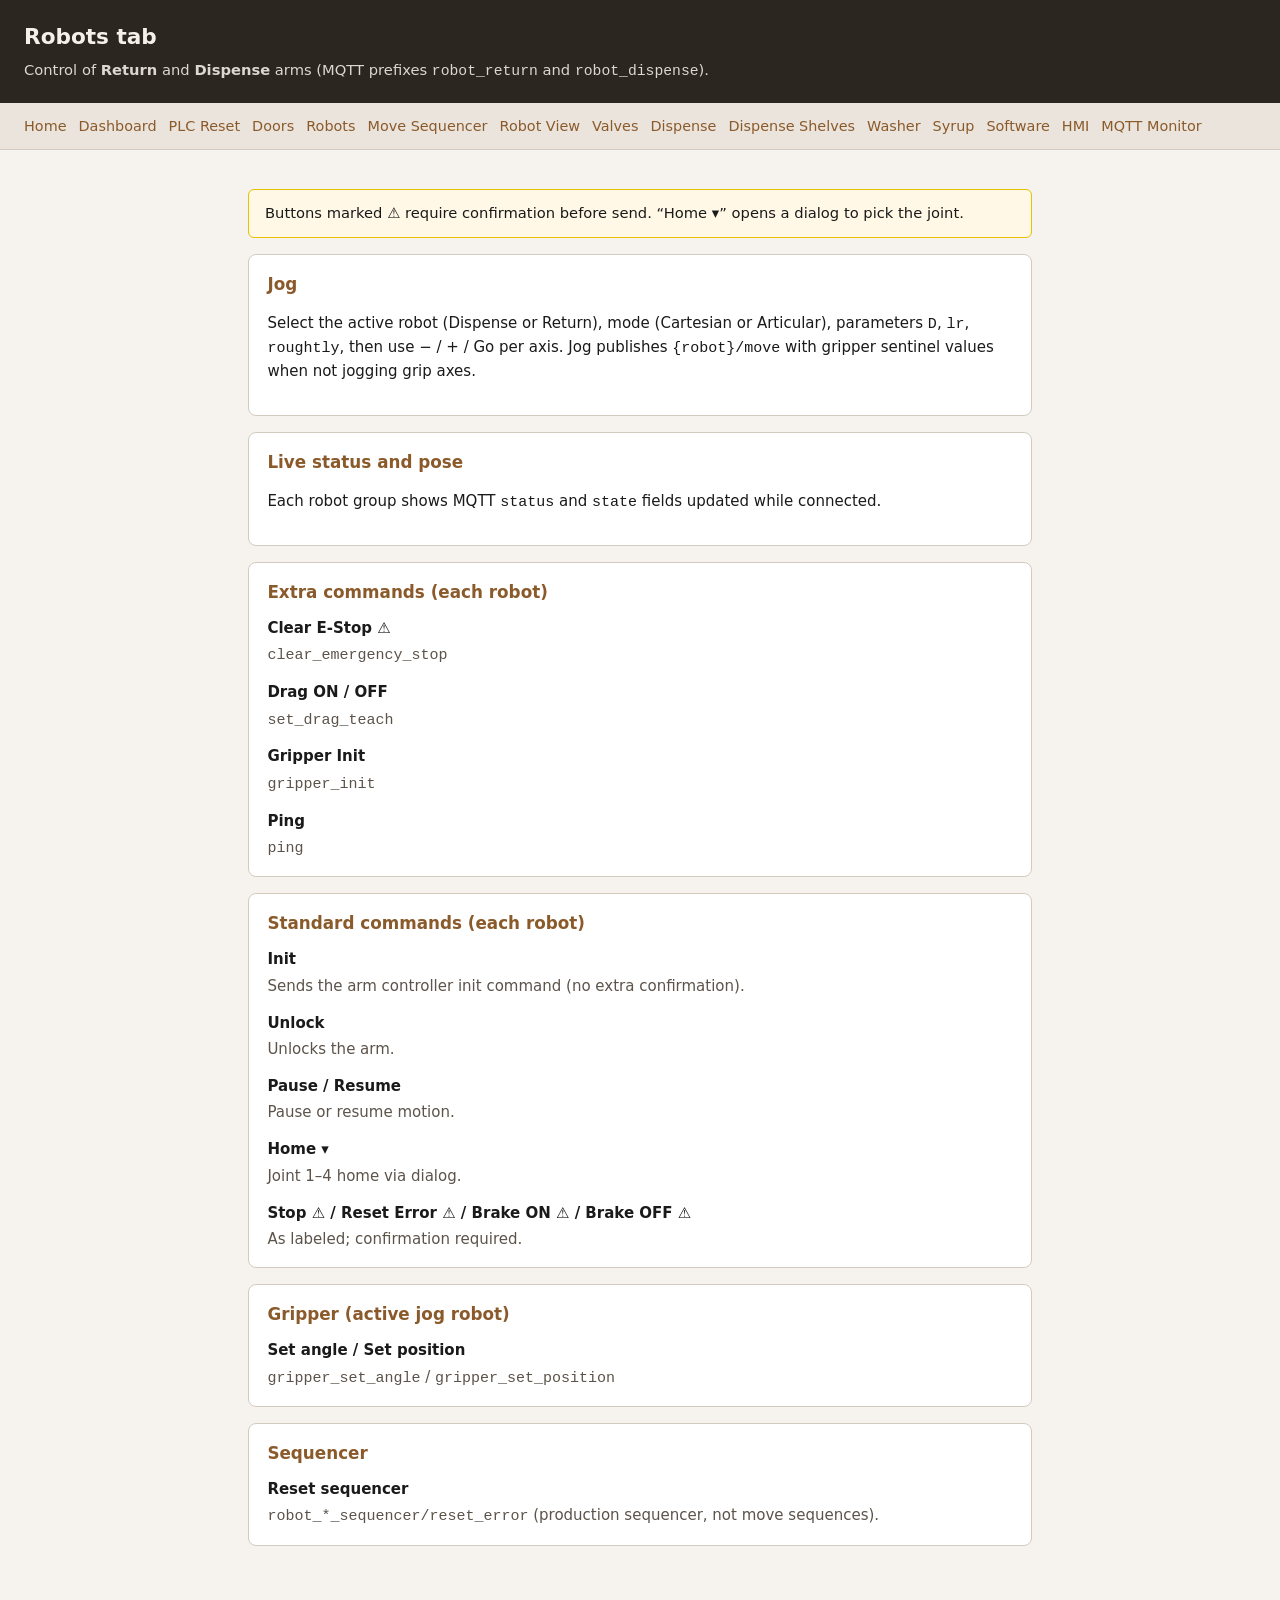
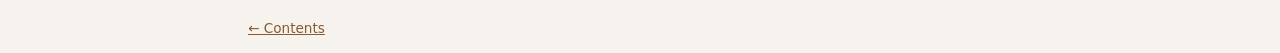
<file: docs/robots.html>
<!DOCTYPE html>
<html lang="en">
<head>
  <meta charset="utf-8">
  <meta name="viewport" content="width=device-width, initial-scale=1">
  <title>Robots — kadeya-maintenance</title>
  <link rel="stylesheet" href="style.css">
</head>
<body>
  <header class="doc-header">
    <h1>Robots tab</h1>
    <p>Control of <strong>Return</strong> and <strong>Dispense</strong> arms (MQTT prefixes <code>robot_return</code> and <code>robot_dispense</code>).</p>
  </header>
  <nav class="doc-nav" aria-label="Documentation navigation">
    <a href="index.html">Home</a>
    <a href="dashboard.html">Dashboard</a>
    <a href="plc-reset.html">PLC Reset</a>
    <a href="doors.html">Doors</a>
    <a href="robots.html" aria-current="page">Robots</a>
    <a href="robot-sequencer.html">Move Sequencer</a>
    <a href="robot-view.html">Robot View</a>
    <a href="valves.html">Valves</a>
    <a href="dispense.html">Dispense</a>
    <a href="dispense-shelves.html">Dispense Shelves</a>
    <a href="washer.html">Washer</a>
    <a href="syrup.html">Syrup</a>
    <a href="software.html">Software</a>
    <a href="hmi.html">HMI</a>
    <a href="mqtt-monitor.html">MQTT Monitor</a>
  </nav>
  <main>
    <p class="note">Buttons marked ⚠ require confirmation before send. “Home ▾” opens a dialog to pick the joint.</p>
    <section>
      <h2>Jog</h2>
      <p>Select the active robot (Dispense or Return), mode (Cartesian or Articular), parameters <code>D</code>, <code>lr</code>, <code>roughtly</code>, then use − / + / Go per axis. Jog publishes <code>{robot}/move</code> with gripper sentinel values when not jogging grip axes.</p>
    </section>
    <section>
      <h2>Live status and pose</h2>
      <p>Each robot group shows MQTT <code>status</code> and <code>state</code> fields updated while connected.</p>
    </section>
    <section>
      <h2>Extra commands (each robot)</h2>
      <dl class="button-list">
        <dt>Clear E-Stop ⚠</dt>
        <dd><code>clear_emergency_stop</code></dd>
        <dt>Drag ON / OFF</dt>
        <dd><code>set_drag_teach</code></dd>
        <dt>Gripper Init</dt>
        <dd><code>gripper_init</code></dd>
        <dt>Ping</dt>
        <dd><code>ping</code></dd>
      </dl>
    </section>
    <section>
      <h2>Standard commands (each robot)</h2>
      <dl class="button-list">
        <dt>Init</dt>
        <dd>Sends the arm controller init command (no extra confirmation).</dd>
        <dt>Unlock</dt>
        <dd>Unlocks the arm.</dd>
        <dt>Pause / Resume</dt>
        <dd>Pause or resume motion.</dd>
        <dt>Home ▾</dt>
        <dd>Joint 1–4 home via dialog.</dd>
        <dt>Stop ⚠ / Reset Error ⚠ / Brake ON ⚠ / Brake OFF ⚠</dt>
        <dd>As labeled; confirmation required.</dd>
      </dl>
    </section>
    <section>
      <h2>Gripper (active jog robot)</h2>
      <dl class="button-list">
        <dt>Set angle / Set position</dt>
        <dd><code>gripper_set_angle</code> / <code>gripper_set_position</code></dd>
      </dl>
    </section>
    <section>
      <h2>Sequencer</h2>
      <dl class="button-list">
        <dt>Reset sequencer</dt>
        <dd><code>robot_*_sequencer/reset_error</code> (production sequencer, not move sequences).</dd>
      </dl>
    </section>
  </main>
  <footer class="doc-footer"><a href="index.html">← Contents</a></footer>
</body>
</html>
</file>
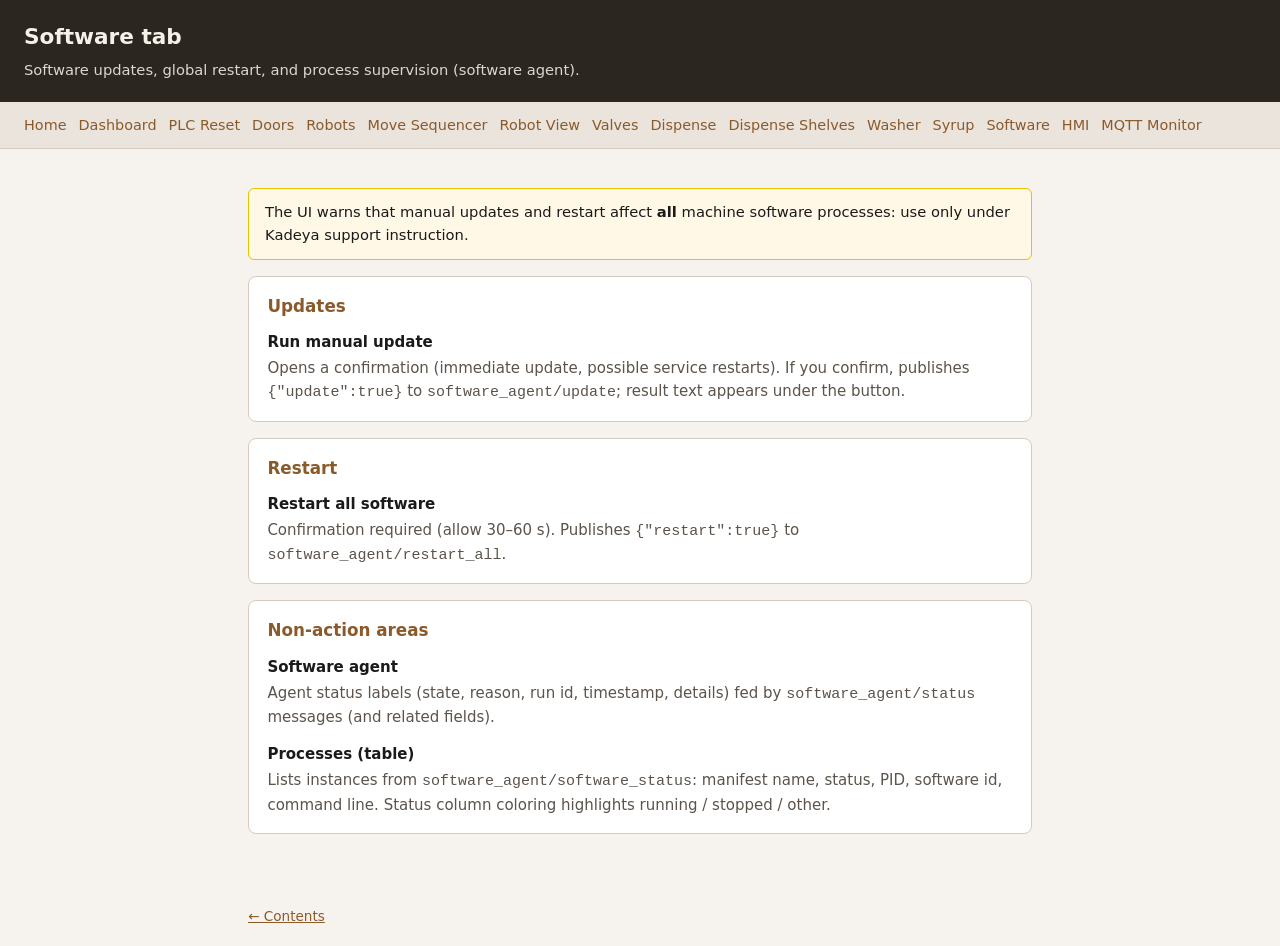
<file: docs/software.html>
<!DOCTYPE html>
<html lang="en">
<head>
  <meta charset="utf-8">
  <meta name="viewport" content="width=device-width, initial-scale=1">
  <title>Software — kadeya-maintenance</title>
  <link rel="stylesheet" href="style.css">
</head>
<body>
  <header class="doc-header">
    <h1>Software tab</h1>
    <p>Software updates, global restart, and process supervision (software agent).</p>
  </header>
  <nav class="doc-nav" aria-label="Documentation navigation">
    <a href="index.html">Home</a>
    <a href="dashboard.html">Dashboard</a>
    <a href="plc-reset.html">PLC Reset</a>
    <a href="doors.html">Doors</a>
    <a href="robots.html">Robots</a>
    <a href="robot-sequencer.html">Move Sequencer</a>
    <a href="robot-view.html">Robot View</a>
    <a href="valves.html">Valves</a>
    <a href="dispense.html">Dispense</a>
    <a href="dispense-shelves.html">Dispense Shelves</a>
    <a href="washer.html">Washer</a>
    <a href="syrup.html">Syrup</a>
    <a href="software.html" aria-current="page">Software</a>
    <a href="hmi.html">HMI</a>
    <a href="mqtt-monitor.html">MQTT Monitor</a>
  </nav>
  <main>
    <p class="note">The UI warns that manual updates and restart affect <strong>all</strong> machine software processes: use only under Kadeya support instruction.</p>
    <section>
      <h2>Updates</h2>
      <dl class="button-list">
        <dt>Run manual update</dt>
        <dd>Opens a confirmation (immediate update, possible service restarts). If you confirm, publishes <code>{"update":true}</code> to <code>software_agent/update</code>; result text appears under the button.</dd>
      </dl>
    </section>
    <section>
      <h2>Restart</h2>
      <dl class="button-list">
        <dt>Restart all software</dt>
        <dd>Confirmation required (allow 30–60 s). Publishes <code>{"restart":true}</code> to <code>software_agent/restart_all</code>.</dd>
      </dl>
    </section>
    <section>
      <h2>Non-action areas</h2>
      <dl class="button-list">
        <dt>Software agent</dt>
        <dd>Agent status labels (state, reason, run id, timestamp, details) fed by <code>software_agent/status</code> messages (and related fields).</dd>
        <dt>Processes (table)</dt>
        <dd>Lists instances from <code>software_agent/software_status</code>: manifest name, status, PID, software id, command line. Status column coloring highlights running / stopped / other.</dd>
      </dl>
    </section>
  </main>
  <footer class="doc-footer"><a href="index.html">← Contents</a></footer>
</body>
</html>
</file>
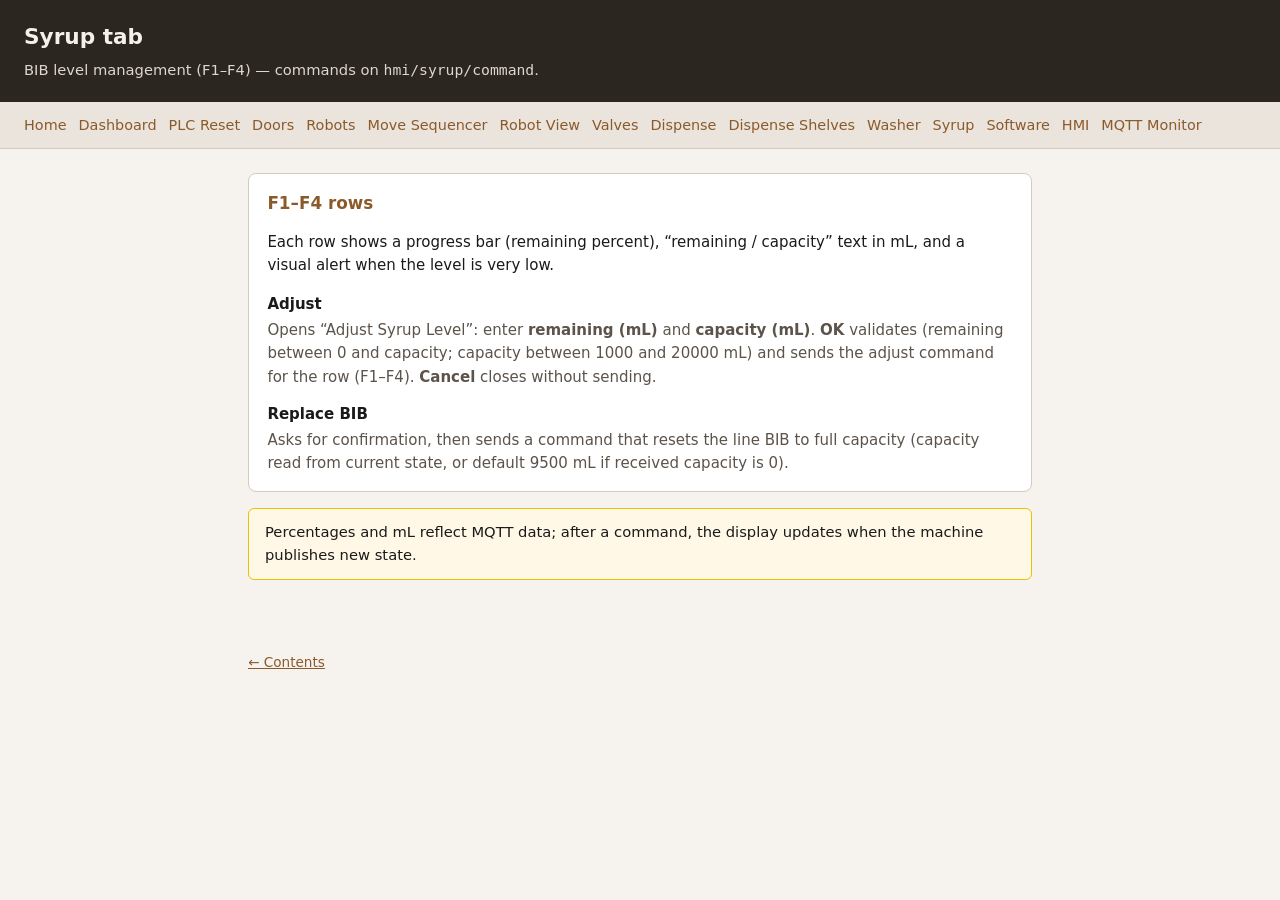
<file: docs/syrup.html>
<!DOCTYPE html>
<html lang="en">
<head>
  <meta charset="utf-8">
  <meta name="viewport" content="width=device-width, initial-scale=1">
  <title>Syrup — kadeya-maintenance</title>
  <link rel="stylesheet" href="style.css">
</head>
<body>
  <header class="doc-header">
    <h1>Syrup tab</h1>
    <p>BIB level management (F1–F4) — commands on <code>hmi/syrup/command</code>.</p>
  </header>
  <nav class="doc-nav" aria-label="Documentation navigation">
    <a href="index.html">Home</a>
    <a href="dashboard.html">Dashboard</a>
    <a href="plc-reset.html">PLC Reset</a>
    <a href="doors.html">Doors</a>
    <a href="robots.html">Robots</a>
    <a href="robot-sequencer.html">Move Sequencer</a>
    <a href="robot-view.html">Robot View</a>
    <a href="valves.html">Valves</a>
    <a href="dispense.html">Dispense</a>
    <a href="dispense-shelves.html">Dispense Shelves</a>
    <a href="washer.html">Washer</a>
    <a href="syrup.html" aria-current="page">Syrup</a>
    <a href="software.html">Software</a>
    <a href="hmi.html">HMI</a>
    <a href="mqtt-monitor.html">MQTT Monitor</a>
  </nav>
  <main>
    <section>
      <h2>F1–F4 rows</h2>
      <p>Each row shows a progress bar (remaining percent), “remaining / capacity” text in mL, and a visual alert when the level is very low.</p>
      <dl class="button-list">
        <dt>Adjust</dt>
        <dd>Opens “Adjust Syrup Level”: enter <strong>remaining (mL)</strong> and <strong>capacity (mL)</strong>. <strong>OK</strong> validates (remaining between 0 and capacity; capacity between 1000 and 20000 mL) and sends the adjust command for the row (F1–F4). <strong>Cancel</strong> closes without sending.</dd>
        <dt>Replace BIB</dt>
        <dd>Asks for confirmation, then sends a command that resets the line BIB to full capacity (capacity read from current state, or default 9500 mL if received capacity is 0).</dd>
      </dl>
    </section>
    <p class="note">Percentages and mL reflect MQTT data; after a command, the display updates when the machine publishes new state.</p>
  </main>
  <footer class="doc-footer"><a href="index.html">← Contents</a></footer>
</body>
</html>
</file>
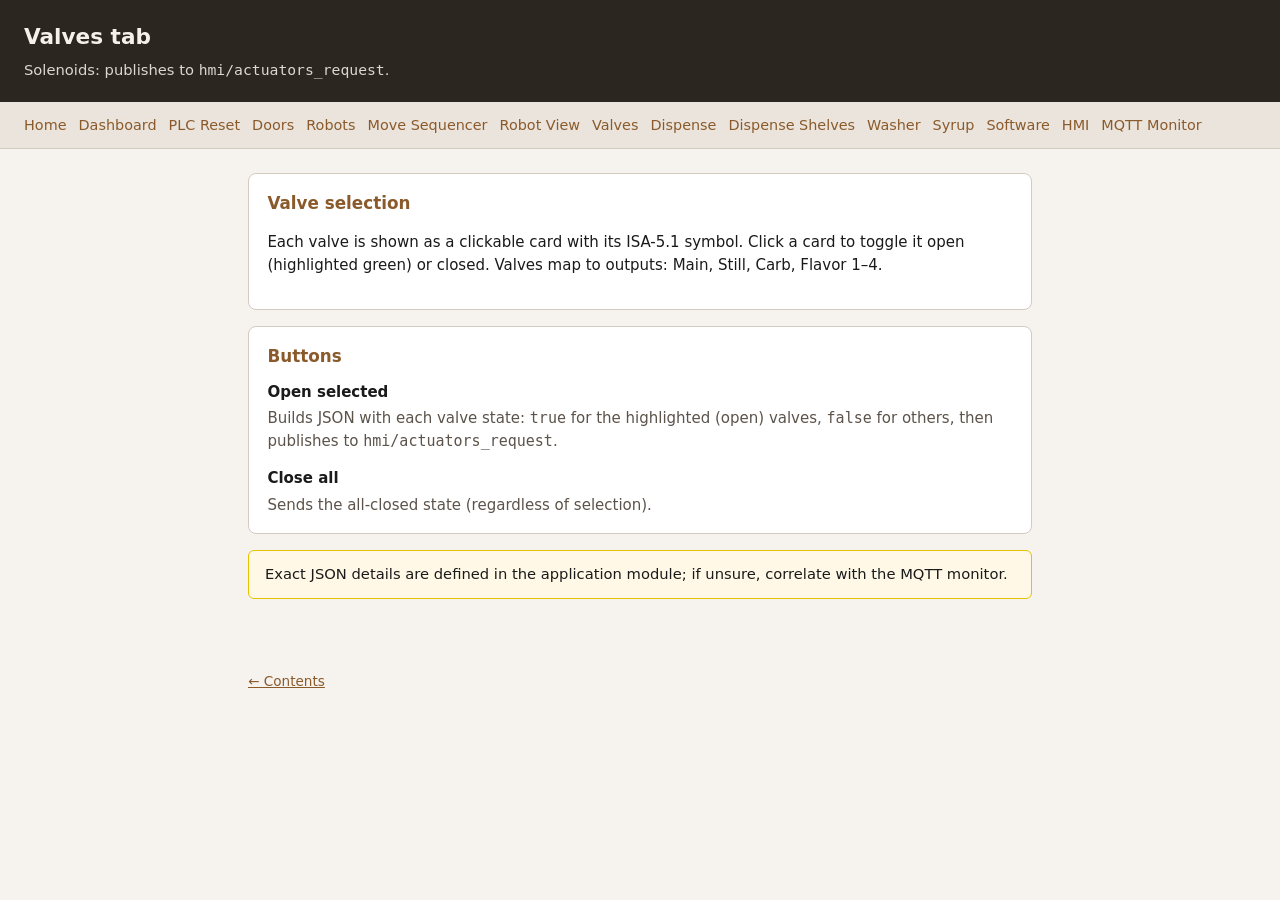
<file: docs/valves.html>
<!DOCTYPE html>
<html lang="en">
<head>
  <meta charset="utf-8">
  <meta name="viewport" content="width=device-width, initial-scale=1">
  <title>Valves — kadeya-maintenance</title>
  <link rel="stylesheet" href="style.css">
</head>
<body>
  <header class="doc-header">
    <h1>Valves tab</h1>
    <p>Solenoids: publishes to <code>hmi/actuators_request</code>.</p>
  </header>
  <nav class="doc-nav" aria-label="Documentation navigation">
    <a href="index.html">Home</a>
    <a href="dashboard.html">Dashboard</a>
    <a href="plc-reset.html">PLC Reset</a>
    <a href="doors.html">Doors</a>
    <a href="robots.html">Robots</a>
    <a href="robot-sequencer.html">Move Sequencer</a>
    <a href="robot-view.html">Robot View</a>
    <a href="valves.html" aria-current="page">Valves</a>
    <a href="dispense.html">Dispense</a>
    <a href="dispense-shelves.html">Dispense Shelves</a>
    <a href="washer.html">Washer</a>
    <a href="syrup.html">Syrup</a>
    <a href="software.html">Software</a>
    <a href="hmi.html">HMI</a>
    <a href="mqtt-monitor.html">MQTT Monitor</a>
  </nav>
  <main>
    <section>
      <h2>Valve selection</h2>
      <p>Each valve is shown as a clickable card with its ISA-5.1 symbol. Click a card to toggle it open (highlighted green) or closed. Valves map to outputs: Main, Still, Carb, Flavor 1–4.</p>
    </section>
    <section>
      <h2>Buttons</h2>
      <dl class="button-list">
        <dt>Open selected</dt>
        <dd>Builds JSON with each valve state: <code>true</code> for the highlighted (open) valves, <code>false</code> for others, then publishes to <code>hmi/actuators_request</code>.</dd>
        <dt>Close all</dt>
        <dd>Sends the all-closed state (regardless of selection).</dd>
      </dl>
    </section>
    <p class="note">Exact JSON details are defined in the application module; if unsure, correlate with the MQTT monitor.</p>
  </main>
  <footer class="doc-footer"><a href="index.html">← Contents</a></footer>
</body>
</html>
</file>
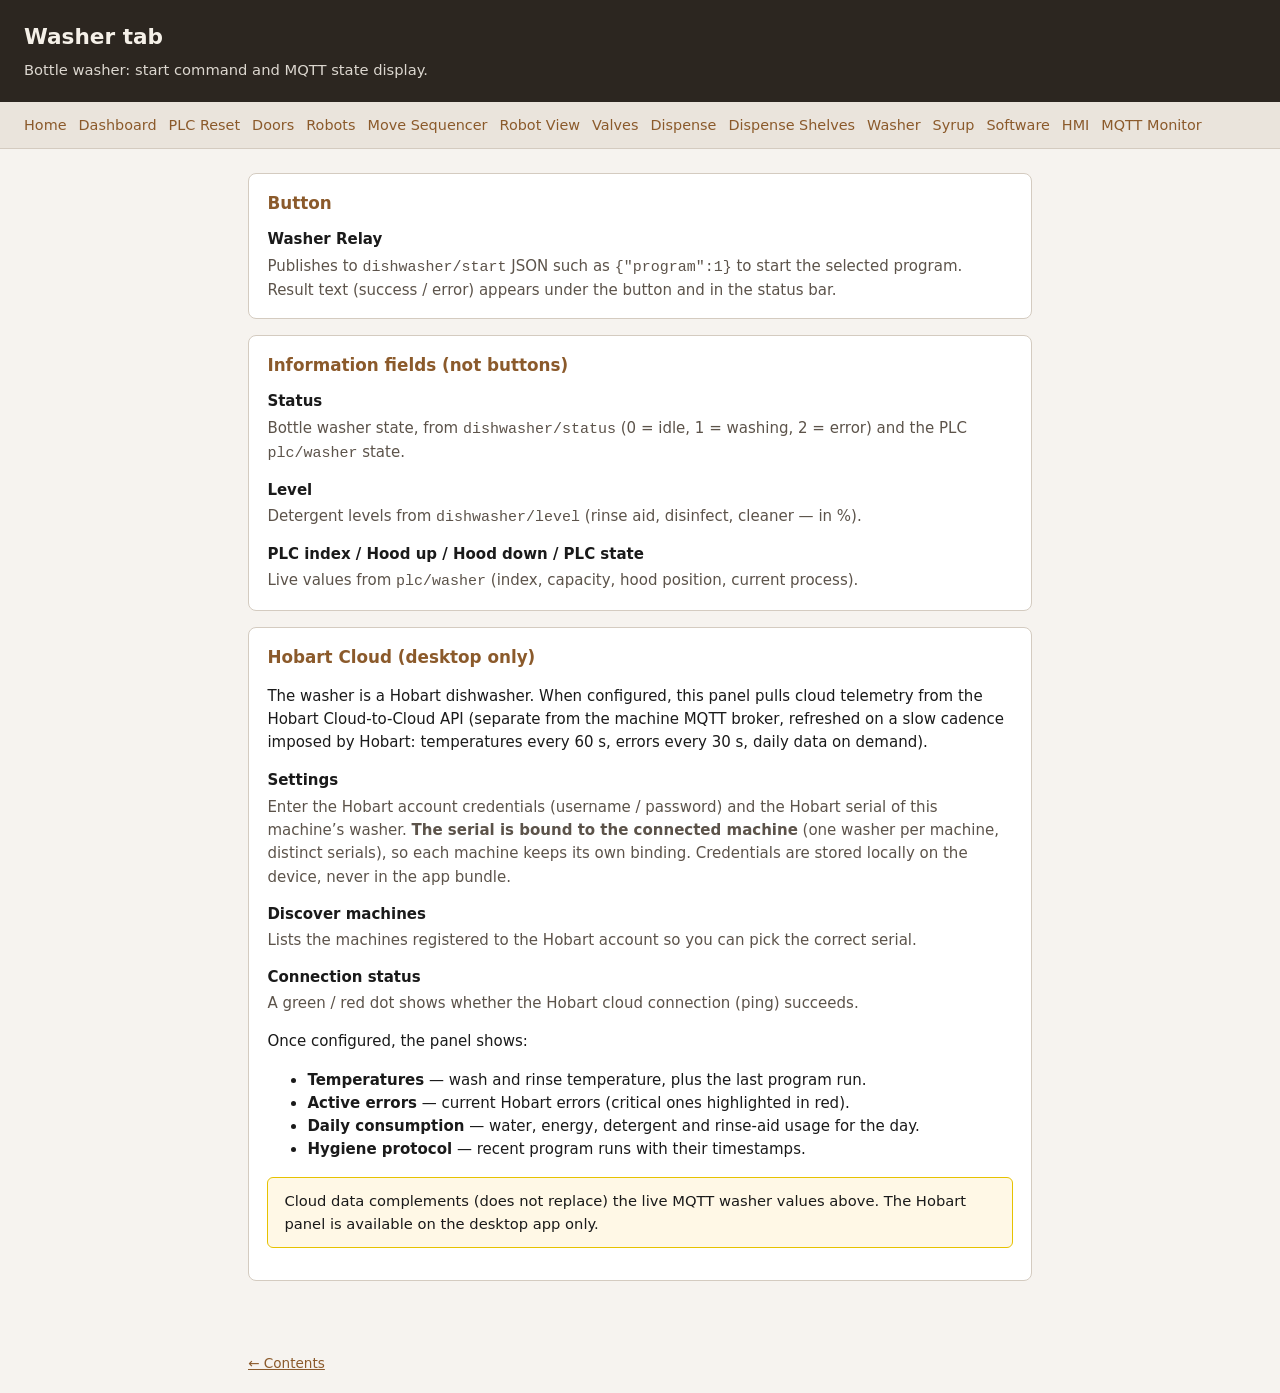
<file: docs/washer.html>
<!DOCTYPE html>
<html lang="en">
<head>
  <meta charset="utf-8">
  <meta name="viewport" content="width=device-width, initial-scale=1">
  <title>Washer — kadeya-maintenance</title>
  <link rel="stylesheet" href="style.css">
</head>
<body>
  <header class="doc-header">
    <h1>Washer tab</h1>
    <p>Bottle washer: start command and MQTT state display.</p>
  </header>
  <nav class="doc-nav" aria-label="Documentation navigation">
    <a href="index.html">Home</a>
    <a href="dashboard.html">Dashboard</a>
    <a href="plc-reset.html">PLC Reset</a>
    <a href="doors.html">Doors</a>
    <a href="robots.html">Robots</a>
    <a href="robot-sequencer.html">Move Sequencer</a>
    <a href="robot-view.html">Robot View</a>
    <a href="valves.html">Valves</a>
    <a href="dispense.html">Dispense</a>
    <a href="dispense-shelves.html">Dispense Shelves</a>
    <a href="washer.html" aria-current="page">Washer</a>
    <a href="syrup.html">Syrup</a>
    <a href="software.html">Software</a>
    <a href="hmi.html">HMI</a>
    <a href="mqtt-monitor.html">MQTT Monitor</a>
  </nav>
  <main>
    <section>
      <h2>Button</h2>
      <dl class="button-list">
        <dt>Washer Relay</dt>
        <dd>Publishes to <code>dishwasher/start</code> JSON such as <code>{"program":1}</code> to start the selected program. Result text (success / error) appears under the button and in the status bar.</dd>
      </dl>
    </section>
    <section>
      <h2>Information fields (not buttons)</h2>
      <dl class="button-list">
        <dt>Status</dt>
        <dd>Bottle washer state, from <code>dishwasher/status</code> (0 = idle, 1 = washing, 2 = error) and the PLC <code>plc/washer</code> state.</dd>
        <dt>Level</dt>
        <dd>Detergent levels from <code>dishwasher/level</code> (rinse aid, disinfect, cleaner — in %).</dd>
        <dt>PLC index / Hood up / Hood down / PLC state</dt>
        <dd>Live values from <code>plc/washer</code> (index, capacity, hood position, current process).</dd>
      </dl>
    </section>
    <section>
      <h2>Hobart Cloud (desktop only)</h2>
      <p>
        The washer is a Hobart dishwasher. When configured, this panel pulls cloud telemetry from
        the Hobart Cloud-to-Cloud API (separate from the machine MQTT broker, refreshed on a slow
        cadence imposed by Hobart: temperatures every 60&nbsp;s, errors every 30&nbsp;s, daily data
        on demand).
      </p>
      <dl class="button-list">
        <dt>Settings</dt>
        <dd>
          Enter the Hobart account credentials (username / password) and the Hobart serial of this
          machine&rsquo;s washer. <strong>The serial is bound to the connected machine</strong> (one
          washer per machine, distinct serials), so each machine keeps its own binding. Credentials
          are stored locally on the device, never in the app bundle.
        </dd>
        <dt>Discover machines</dt>
        <dd>Lists the machines registered to the Hobart account so you can pick the correct serial.</dd>
        <dt>Connection status</dt>
        <dd>A green / red dot shows whether the Hobart cloud connection (ping) succeeds.</dd>
      </dl>
      <p>Once configured, the panel shows:</p>
      <ul>
        <li><strong>Temperatures</strong> — wash and rinse temperature, plus the last program run.</li>
        <li><strong>Active errors</strong> — current Hobart errors (critical ones highlighted in red).</li>
        <li><strong>Daily consumption</strong> — water, energy, detergent and rinse-aid usage for the day.</li>
        <li><strong>Hygiene protocol</strong> — recent program runs with their timestamps.</li>
      </ul>
      <p class="note">
        Cloud data complements (does not replace) the live MQTT washer values above. The Hobart
        panel is available on the desktop app only.
      </p>
    </section>
  </main>
  <footer class="doc-footer"><a href="index.html">← Contents</a></footer>
</body>
</html>
</file>
<file: docs/style.css>
:root {
  --bg: #f6f3ef;
  --card: #fff;
  --text: #1a1a1a;
  --muted: #5c534a;
  --border: #d4cbc0;
  --accent: #8b5a2b;
  --warn-bg: #fff8e6;
  --warn-border: #e6c200;
}

* {
  box-sizing: border-box;
}

body {
  margin: 0;
  font-family: system-ui, -apple-system, "Segoe UI", Roboto, Ubuntu, sans-serif;
  font-size: 15px;
  line-height: 1.55;
  color: var(--text);
  background: var(--bg);
}

a {
  color: var(--accent);
}

header.doc-header {
  background: #2c2620;
  color: #f5f0e8;
  padding: 1.25rem 1.5rem;
}

header.doc-header h1 {
  margin: 0 0 0.35rem;
  font-size: 1.35rem;
  font-weight: 650;
}

header.doc-header p {
  margin: 0;
  font-size: 0.92rem;
  opacity: 0.88;
}

nav.doc-nav {
  display: flex;
  flex-wrap: wrap;
  gap: 0.35rem 0.75rem;
  padding: 0.75rem 1.5rem;
  background: #eae4dc;
  border-bottom: 1px solid var(--border);
  font-size: 0.9rem;
}

nav.doc-nav a {
  text-decoration: none;
}

nav.doc-nav a:hover {
  text-decoration: underline;
}

main {
  max-width: 52rem;
  margin: 0 auto;
  padding: 1.5rem;
}

section {
  background: var(--card);
  border: 1px solid var(--border);
  border-radius: 8px;
  padding: 1rem 1.15rem;
  margin-bottom: 1rem;
}

section h2 {
  margin: 0 0 0.75rem;
  font-size: 1.05rem;
  color: var(--accent);
}

dl.button-list {
  margin: 0;
}

dl.button-list dt {
  font-weight: 600;
  margin-top: 0.85rem;
}

dl.button-list dt:first-child {
  margin-top: 0;
}

dl.button-list dd {
  margin: 0.2rem 0 0 0;
  color: var(--muted);
}

.note {
  background: var(--warn-bg);
  border: 1px solid var(--warn-border);
  border-radius: 6px;
  padding: 0.75rem 1rem;
  font-size: 0.92rem;
  margin-bottom: 1rem;
}

footer.doc-footer {
  max-width: 52rem;
  margin: 2rem auto 1.5rem;
  padding: 0 1.5rem;
  font-size: 0.85rem;
  color: var(--muted);
}
</file>
